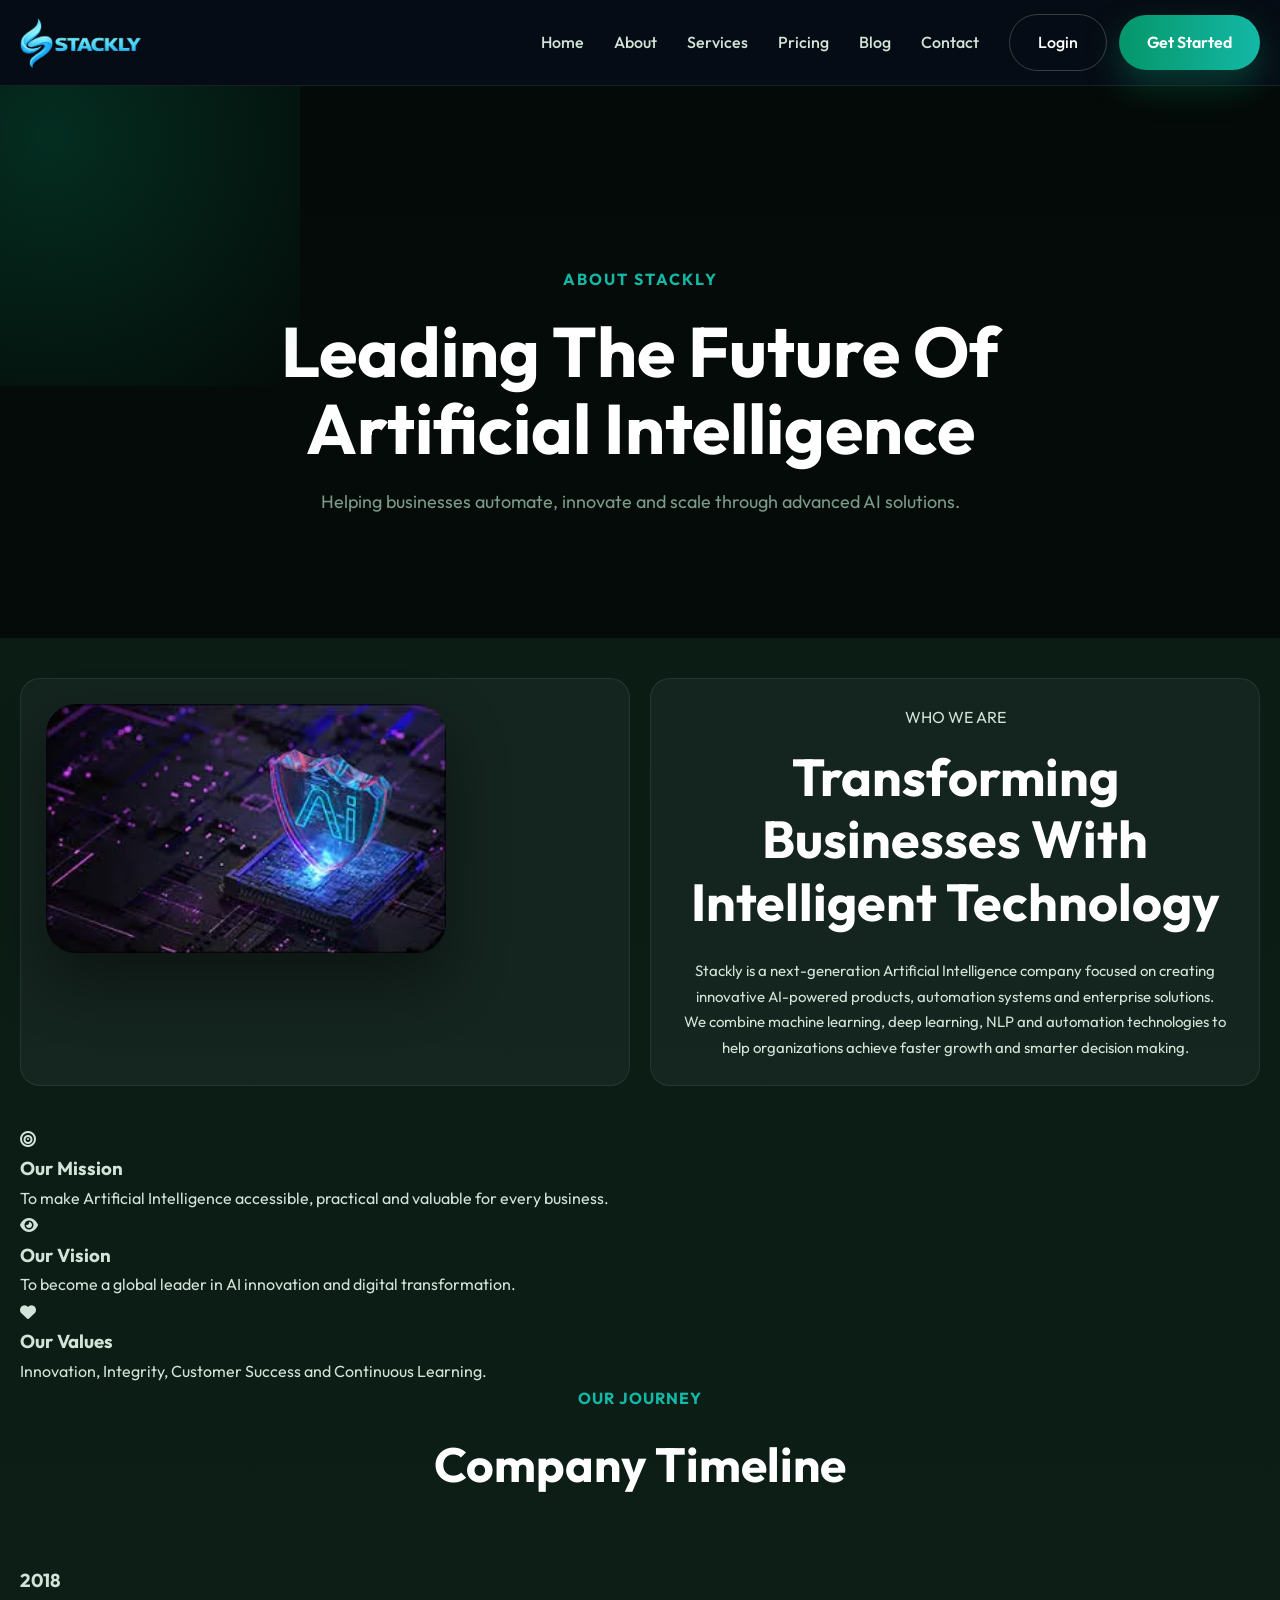
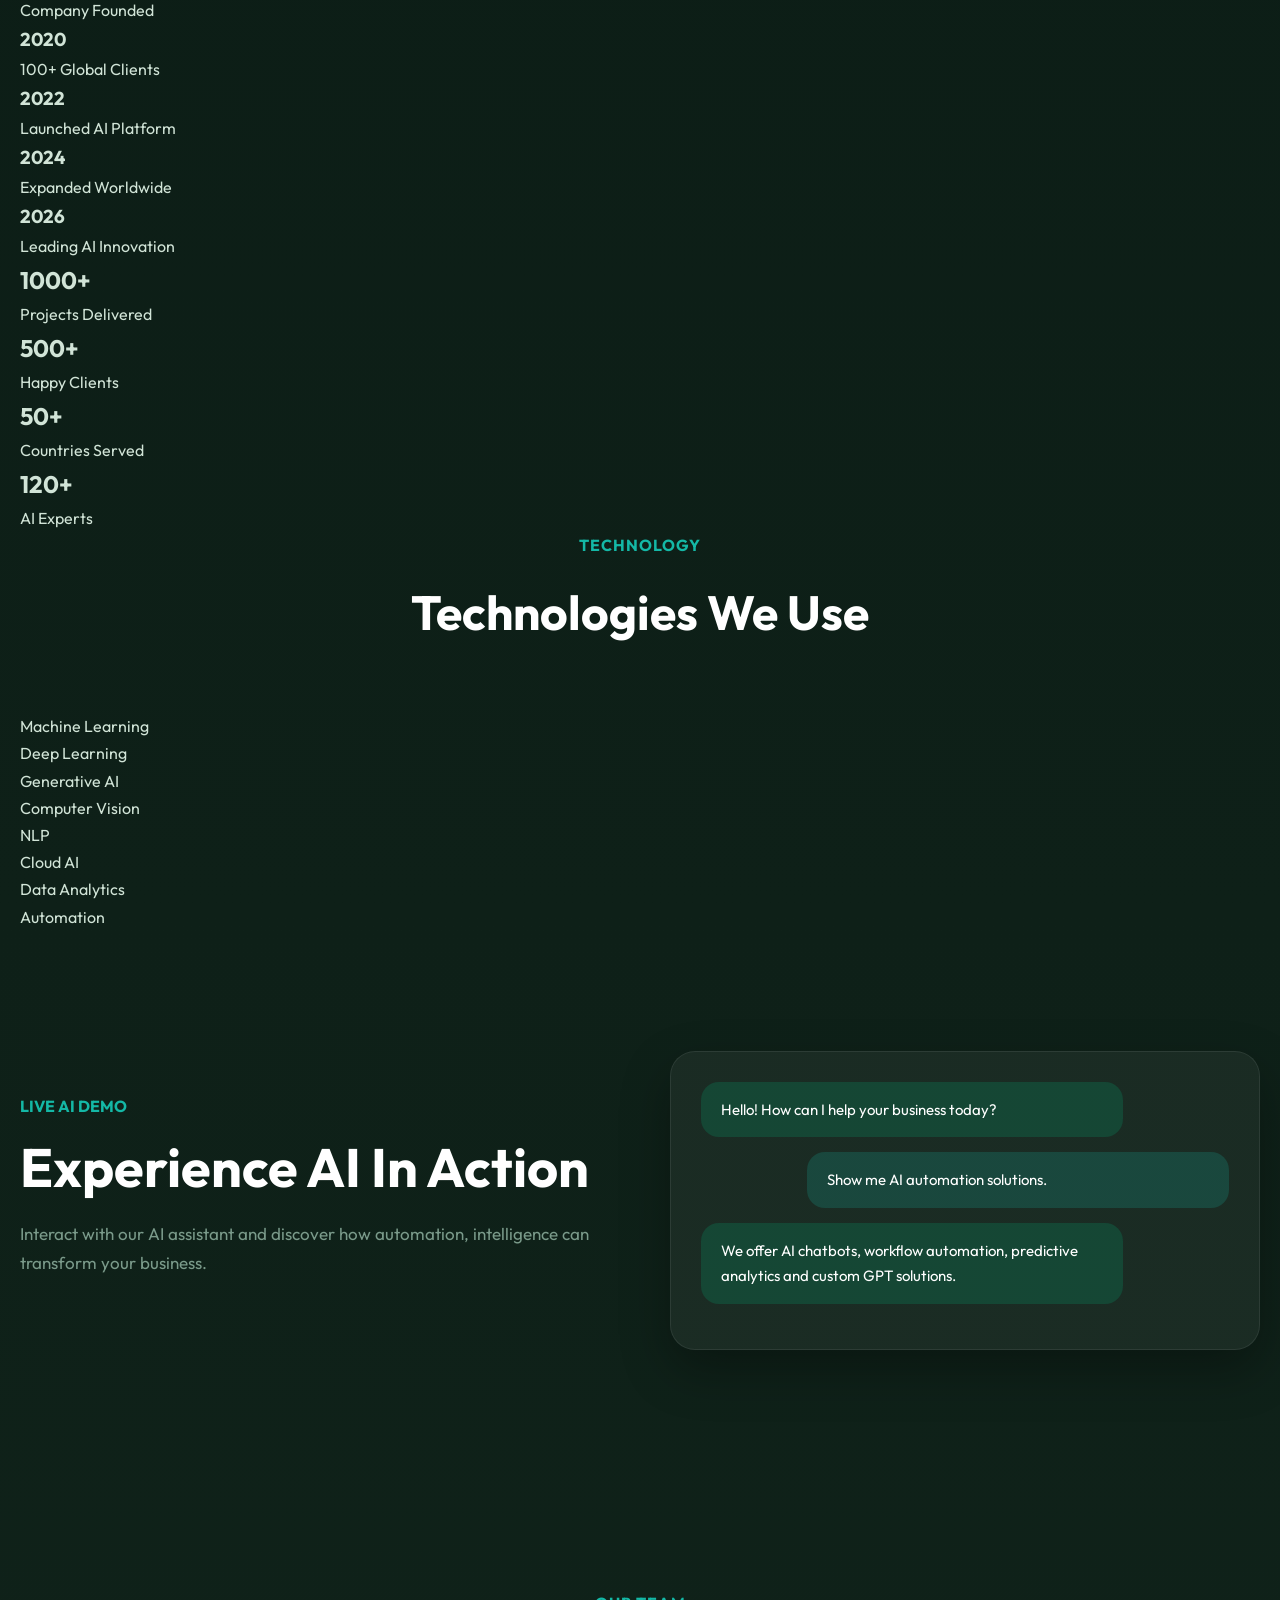
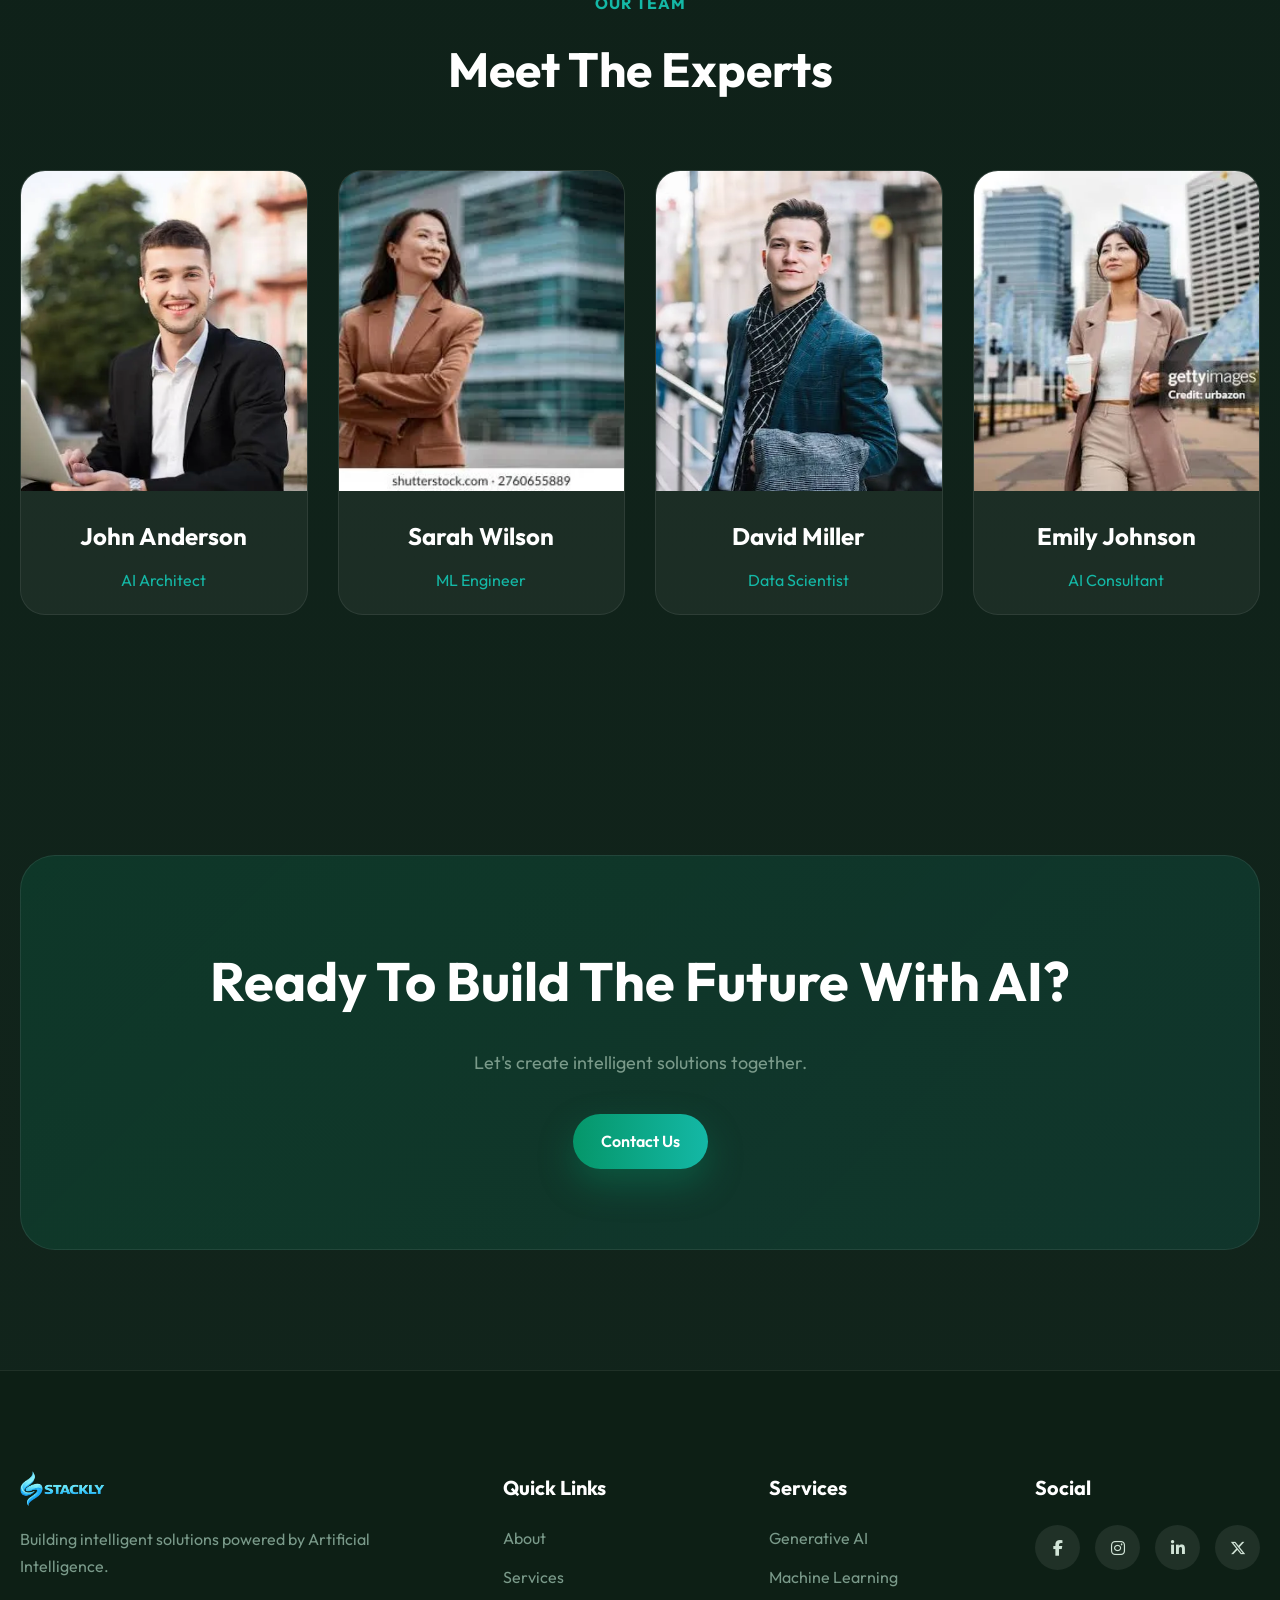
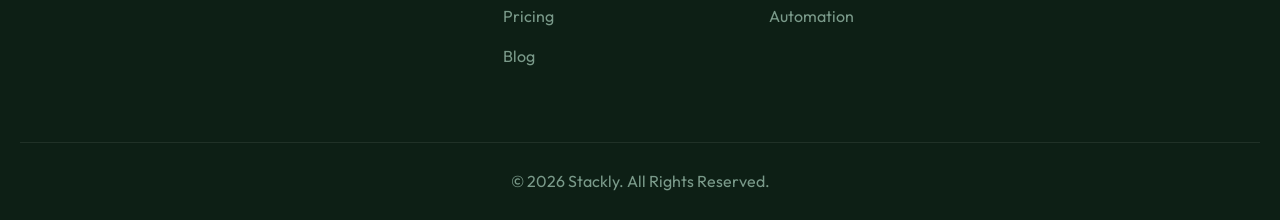
<file: about.html>
<!DOCTYPE html>
<html lang="en">

<head>

<meta charset="UTF-8">
<meta name="viewport" content="width=device-width, initial-scale=1.0">

<title>About Us | Stackly</title>

<link rel="preconnect" href="https://fonts.googleapis.com">

<link href="https://fonts.googleapis.com/css2?family=Outfit:wght@300;400;500;600;700;800&display=swap" rel="stylesheet">

<link rel="stylesheet"
href="https://cdnjs.cloudflare.com/ajax/libs/font-awesome/6.6.0/css/all.min.css">

<link rel="stylesheet" href="assets/css/style.css">
<link rel="stylesheet" href="assets/css/responsive.css">
<link rel="stylesheet" href="assets/css/animations.css">

</head>

<body>

<!-- ==========================
HEADER
========================== -->

<header>

<div class="container">

<div class="logo">
<a href="index.html">
<img src="logo.webp" alt="Stackly">
</a>
</div>

<nav>

<ul>

<li><a href="index.html">Home</a></li>
<li><a href="about.html" class="active">About</a></li>
<li><a href="services.html">Services</a></li>
<li><a href="pricing.html">Pricing</a></li>
<li><a href="blog.html">Blog</a></li>
<li><a href="contact.html">Contact</a></li>

</ul>

<div class="header-btns">

<a href="login.html" class="btn-outline">
Login
</a>

<a href="signup.html" class="btn-primary">
Get Started
</a>

</div>

</nav>

</div>

</header>

<!-- ==========================
PAGE HERO
========================== -->

<section class="page-hero">

<video autoplay muted loop playsinline preload="auto">

<source src="about-hero.mp4"
type="video/mp4">

</video>

<div class="container">

<span>ABOUT Stackly</span>

<h1>
Leading The Future Of
Artificial Intelligence
</h1>

<p>
Helping businesses automate,
innovate and scale through
advanced AI solutions.
</p>

</div>

</section>

<!-- ==========================
ABOUT COMPANY
========================== -->

<section class="about-company">

<div class="container">

<div class="about-grid">

<div class="about-image">

<img src="image/company.webp"
alt="AI Company">

</div>

<div class="about-content">

<span>WHO WE ARE</span>

<h2>
Transforming Businesses
With Intelligent Technology
</h2>

<p>

Stackly is a next-generation
Artificial Intelligence company
focused on creating innovative
AI-powered products, automation
systems and enterprise solutions.

</p>

<p>

We combine machine learning,
deep learning, NLP and automation
technologies to help organizations
achieve faster growth and smarter
decision making.

</p>

</div>

</div>

</div>

</section>

<!-- ==========================
MISSION VISION
========================== -->

<section class="mission-vision">

<div class="container">

<div class="mv-grid">

<div class="mv-card">

<i class="fas fa-bullseye"></i>

<h3>Our Mission</h3>

<p>

To make Artificial Intelligence
accessible, practical and
valuable for every business.

</p>

</div>

<div class="mv-card">

<i class="fas fa-eye"></i>

<h3>Our Vision</h3>

<p>

To become a global leader
in AI innovation and digital
transformation.

</p>

</div>

<div class="mv-card">

<i class="fas fa-heart"></i>

<h3>Our Values</h3>

<p>

Innovation, Integrity,
Customer Success and
Continuous Learning.

</p>

</div>

</div>

</div>

</section>

<!-- ==========================
TIMELINE
========================== -->

<section class="timeline">

<div class="container">

<div class="section-title">

<span>OUR JOURNEY</span>

<h2>Company Timeline</h2>

</div>

<div class="timeline-wrapper">

<div class="timeline-item">

<h3>2018</h3>

<p>
Company Founded
</p>

</div>

<div class="timeline-item">

<h3>2020</h3>

<p>
100+ Global Clients
</p>

</div>

<div class="timeline-item">

<h3>2022</h3>

<p>
Launched AI Platform
</p>

</div>

<div class="timeline-item">

<h3>2024</h3>

<p>
Expanded Worldwide
</p>

</div>

<div class="timeline-item">

<h3>2026</h3>

<p>
Leading AI Innovation
</p>

</div>

</div>

</div>

</section>

<!-- ==========================
STATS
========================== -->

<section class="stats">

<div class="container">

<div class="stats-grid">

<div class="stat-box">

<h2>1000+</h2>

<p>Projects Delivered</p>

</div>

<div class="stat-box">

<h2>500+</h2>

<p>Happy Clients</p>

</div>

<div class="stat-box">

<h2>50+</h2>

<p>Countries Served</p>

</div>

<div class="stat-box">

<h2>120+</h2>

<p>AI Experts</p>

</div>

</div>

</div>

</section>

<!-- ==========================
TECHNOLOGY
========================== -->

<section class="technology">

<div class="container">

<div class="section-title">

<span>TECHNOLOGY</span>

<h2>Technologies We Use</h2>

</div>

<div class="tech-grid">

<div class="tech-card">
Machine Learning
</div>

<div class="tech-card">
Deep Learning
</div>

<div class="tech-card">
Generative AI
</div>

<div class="tech-card">
Computer Vision
</div>

<div class="tech-card">
NLP
</div>

<div class="tech-card">
Cloud AI
</div>

<div class="tech-card">
Data Analytics
</div>

<div class="tech-card">
Automation
</div>

</div>

</div>

</section>

<!-- ==========================
AI DEMO
========================== -->

<section class="ai-demo">

    <div class="container">

        <div class="demo-content">

            <div class="demo-left">

                <span>LIVE AI DEMO</span>

                <h2>Experience AI In Action</h2>

                <p>
                    Interact with our AI assistant and discover how automation,
                    intelligence can transform your business.
                </p>

            </div>

            <div class="demo-right">

                <div class="chat-preview">

                    <div class="chat-message ai">
                        Hello! How can I help your business today?
                    </div>

                    <div class="chat-message user">
                        Show me AI automation solutions.
                    </div>

                    <div class="chat-message ai">
                        We offer AI chatbots, workflow automation,
                        predictive analytics and custom GPT solutions.
                    </div>

                </div>

            </div>

        </div>

    </div>

</section>

<!-- ==========================
TEAM
========================== -->

<section class="team">

<div class="container">

<div class="section-title">

<span>OUR TEAM</span>

<h2>Meet The Experts</h2>

</div>

<div class="team-grid">

<div class="team-card">

<img src="image/pic1.webp" alt="">

<h3>John Anderson</h3>

<p>AI Architect</p>

</div>

<div class="team-card">

<img src="image/pic5.webp" alt="">

<h3>Sarah Wilson</h3>

<p>ML Engineer</p>

</div>

<div class="team-card">

<img src="image/pic2.webp" alt="">

<h3>David Miller</h3>

<p>Data Scientist</p>

</div>

<div class="team-card">

<img src="image/pic6.webp" alt="">

<h3>Emily Johnson</h3>

<p>AI Consultant</p>

</div>

</div>

</div>

</section>

<!-- ==========================
CALL TO ACTION
========================== -->

<section class="cta">

<div class="container">

<div class="cta-box">

<h2>

Ready To Build The Future
With AI?

</h2>

<p>

Let's create intelligent
solutions together.

</p>

<a href="contact.html"
class="btn-primary">

Contact Us

</a>

</div>

</div>

</section>

<!-- ==========================
FOOTER
========================== -->

<footer>

<div class="container">

<div class="footer-grid">

<div>

<div class="footer-logo">

<a href="index.html">
<img src="logo.webp" alt="Stackly">
</a>

</div>

<p>

Building intelligent
solutions powered by
Artificial Intelligence.

</p>

</div>

<div>

<h4>Quick Links</h4>

<ul>

<li><a href="about.html">About</a></li>
<li><a href="services.html">Services</a></li>
<li><a href="pricing.html">Pricing</a></li>
<li><a href="blog.html">Blog</a></li>

</ul>

</div>

<div>

<h4>Services</h4>

<ul>

<li><a href="#">Generative AI</a></li>
<li><a href="#">Machine Learning</a></li>
<li><a href="#">Automation</a></li>

</ul>

</div>

<div>

<h4>Social</h4>

<div class="social-links">

<a href="404.html">
<i class="fab fa-facebook-f"></i>
</a>

<a href="404.html">
<i class="fab fa-instagram"></i>
</a>

<a href="404.html">
<i class="fab fa-linkedin-in"></i>
</a>

<a href="404.html">
<i class="fab fa-x-twitter"></i>
</a>

</div>

</div>

</div>

<div class="footer-bottom">

<p>

© 2026 Stackly.
All Rights Reserved.

</p>

</div>

</div>

</footer>

<script src="assets/js/main.js"></script>

</body>
</html>
</file>
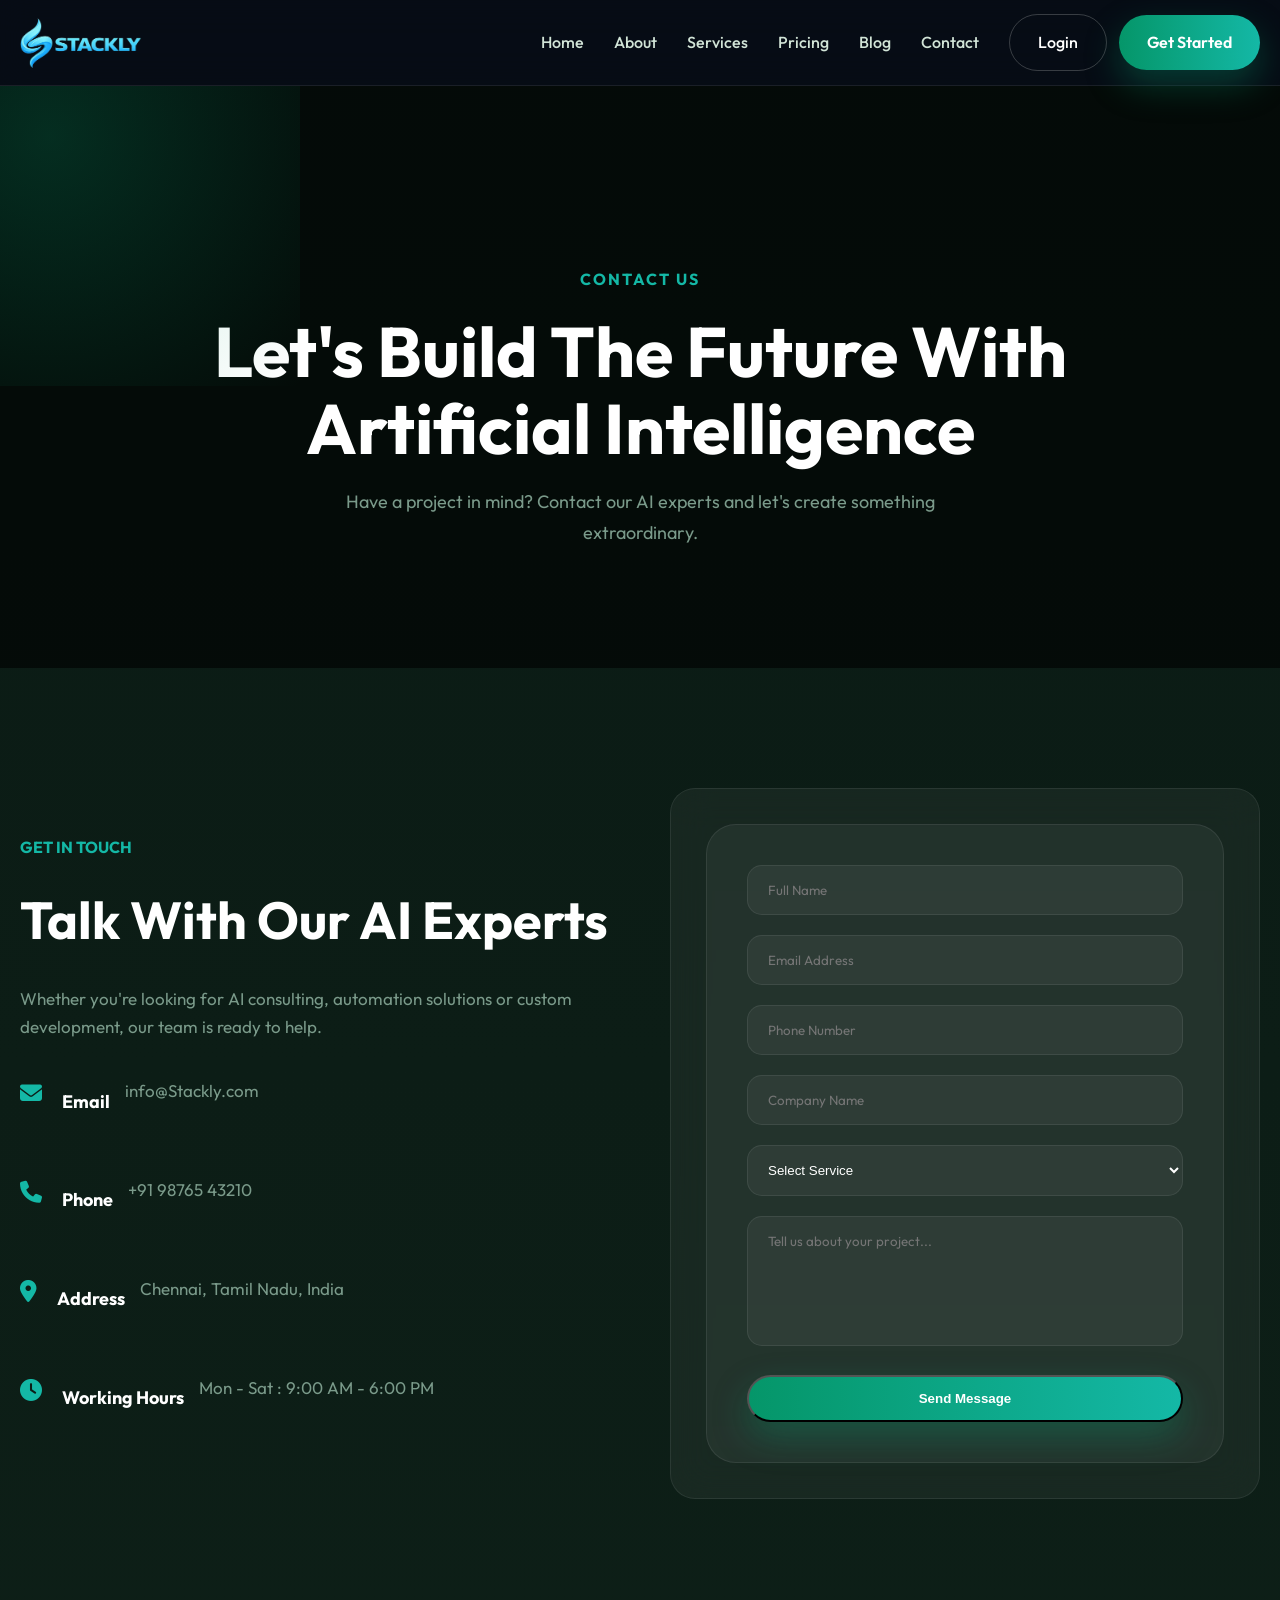
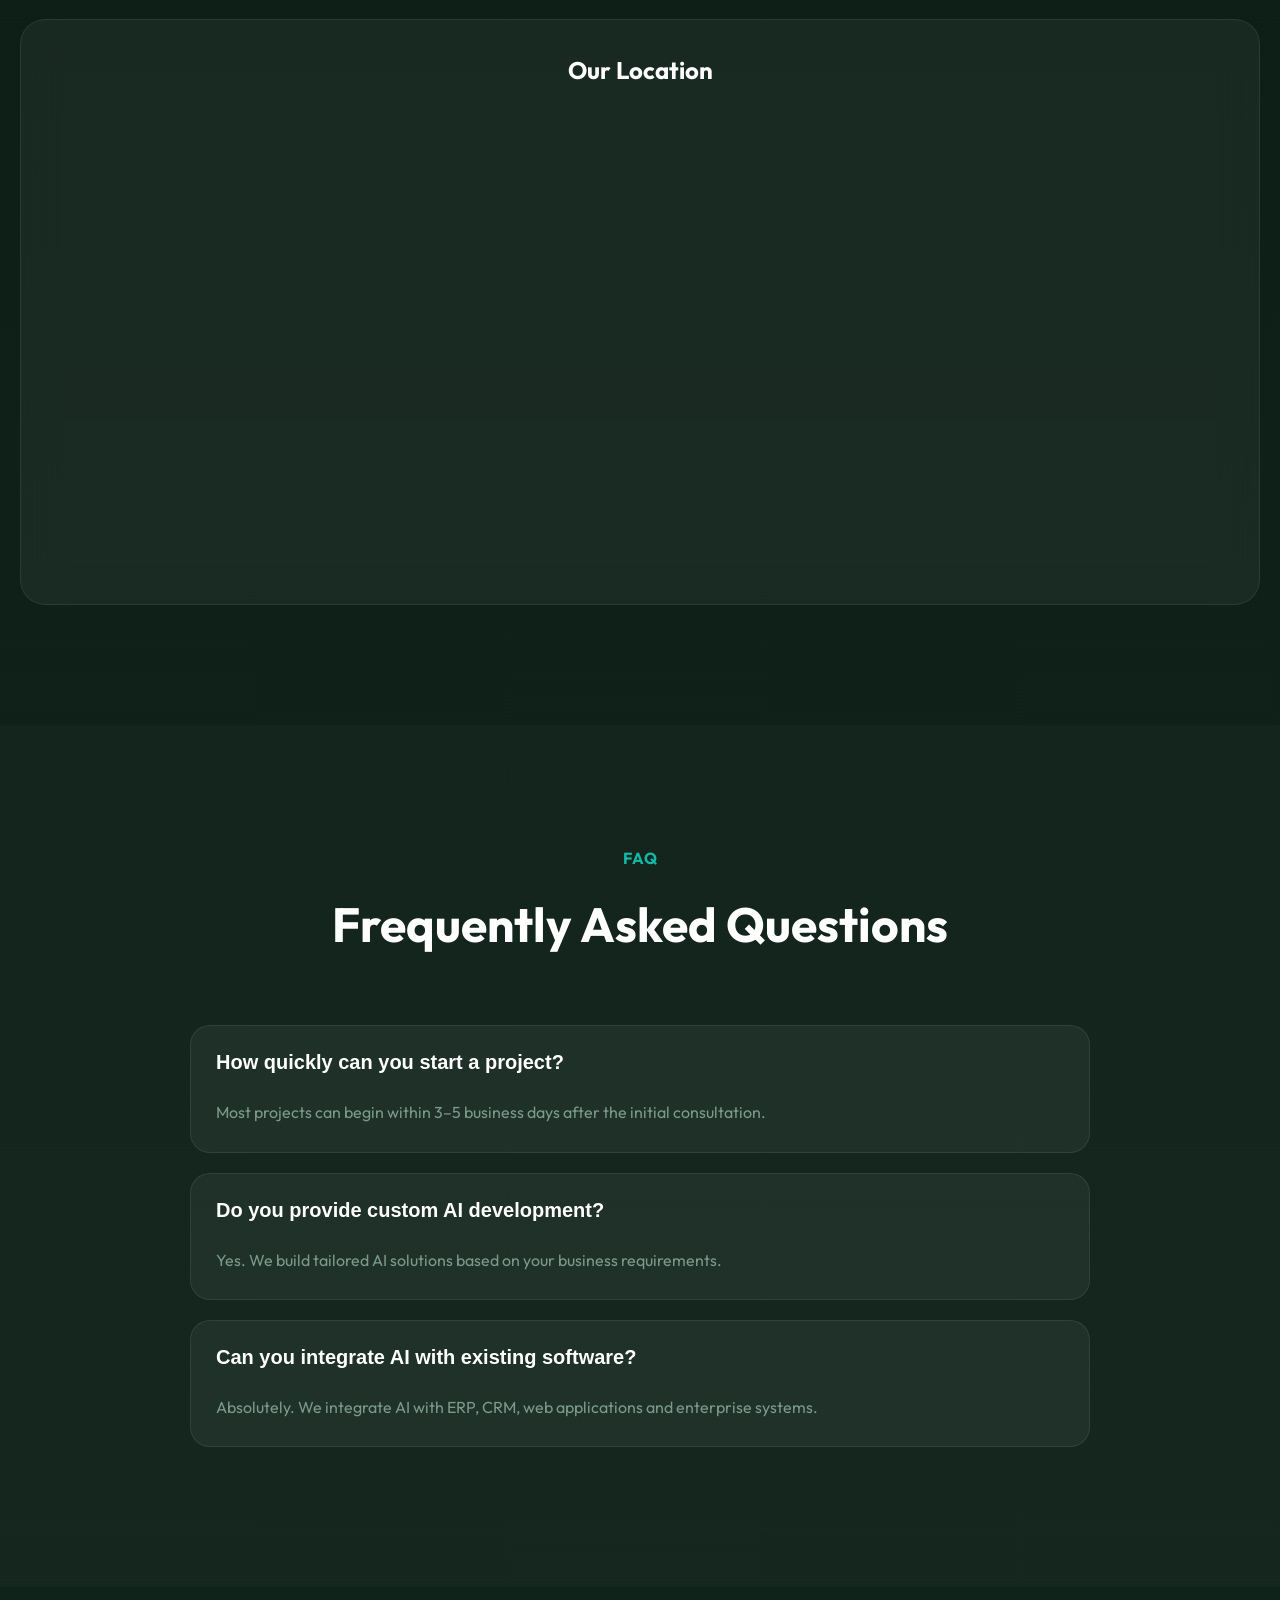
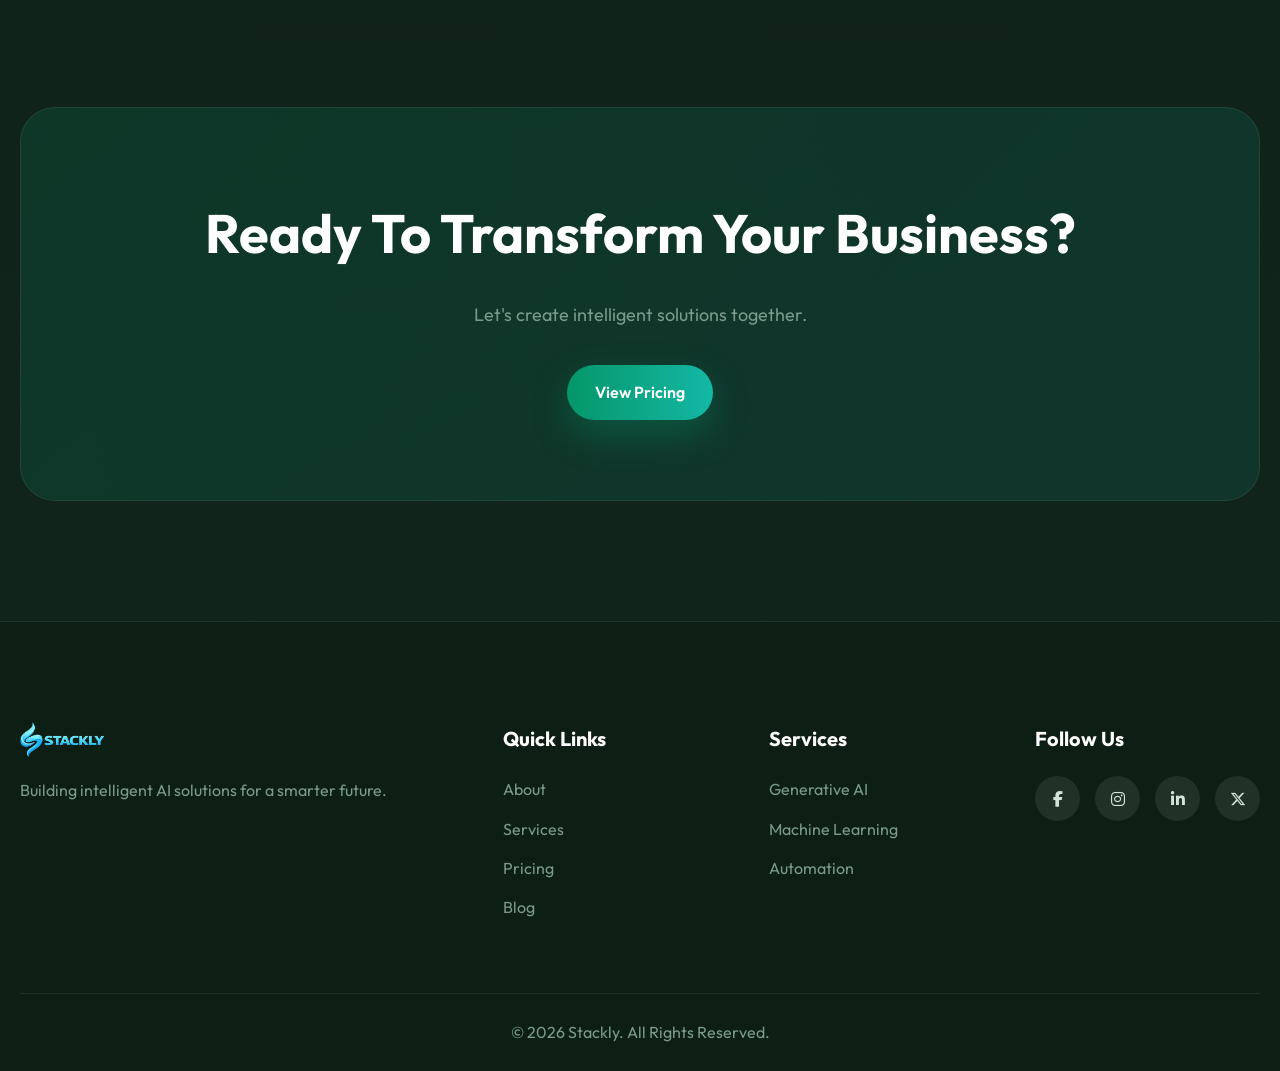
<file: contact.html>
<!DOCTYPE html>
<html lang="en">

<head>

<meta charset="UTF-8">
<meta name="viewport" content="width=device-width, initial-scale=1.0">

<title>Contact Us | Stackly</title>

<link rel="preconnect" href="https://fonts.googleapis.com">

<link href="https://fonts.googleapis.com/css2?family=Outfit:wght@300;400;500;600;700;800&display=swap" rel="stylesheet">

<link rel="stylesheet"
href="https://cdnjs.cloudflare.com/ajax/libs/font-awesome/6.6.0/css/all.min.css">

<link rel="stylesheet" href="assets/css/style.css">

</head>

<body>

<!-- HEADER -->

<header>

<div class="container">

<div class="logo">
<a href="index.html">
<img src="logo.webp" alt="Stackly">
</a>
</div>

<nav>

<ul>

<li><a href="index.html">Home</a></li>
<li><a href="about.html">About</a></li>
<li><a href="services.html">Services</a></li>
<li><a href="pricing.html">Pricing</a></li>
<li><a href="blog.html">Blog</a></li>
<li><a href="contact.html" class="active">Contact</a></li>

</ul>

<div class="header-btns">

<a href="login.html" class="btn-outline">
Login
</a>

<a href="signup.html" class="btn-primary">
Get Started
</a>

</div>

</nav>

<div class="mobile-toggle">
<i class="fas fa-bars"></i>
</div>

</div>

</header>

<!-- HERO -->

<section class="page-hero">

<video autoplay muted loop playsinline preload="auto">

<source src="contact.mp4"
type="video/mp4">

</video>

<div class="container">

<span>CONTACT US</span>

<h1>
Let's Build The Future
With Artificial Intelligence
</h1>

<p>
Have a project in mind? Contact our AI experts
and let's create something extraordinary.
</p>

</div>

</section>

<!-- CONTACT SECTION -->

<section class="contact-page">

<div class="container">

<div class="contact-wrapper">

<!-- CONTACT INFO -->

<div class="contact-info">

<span>GET IN TOUCH</span>

<h2>
Talk With Our AI Experts
</h2>

<p>
Whether you're looking for AI consulting,
automation solutions or custom development,
our team is ready to help.
</p>

<div class="contact-details">

<div>

<i class="fas fa-envelope"></i>

<div>

<h4>Email</h4>

<p>info@Stackly.com</p>

</div>

</div>

<div>

<i class="fas fa-phone"></i>

<div>

<h4>Phone</h4>

<p>+91 98765 43210</p>

</div>

</div>

<div>

<i class="fas fa-location-dot"></i>

<div>

<h4>Address</h4>

<p>Chennai, Tamil Nadu, India</p>

</div>

</div>

<div>

<i class="fas fa-clock"></i>

<div>

<h4>Working Hours</h4>

<p>Mon - Sat : 9:00 AM - 6:00 PM</p>

</div>

</div>

</div>

</div>

<!-- CONTACT FORM -->

<div class="contact-form-box glass">

<form class="contact-form">

<input
type="text"
placeholder="Full Name"
required>

<input
type="email"
placeholder="Email Address"
required>

<input
type="tel"
placeholder="Phone Number">

<input
type="text"
placeholder="Company Name">

<select
style="width:100%;padding:16px;border-radius:15px;background:rgba(255,255,255,.05);border:1px solid rgba(255,255,255,.08);color:#fff;margin-bottom:20px;">

<option>Select Service</option>
<option>Generative AI</option>
<option>Machine Learning</option>
<option>Automation</option>
<option>Data Analytics</option>
<option>Computer Vision</option>

</select>

<textarea
rows="6"
placeholder="Tell us about your project..."
required></textarea>

<a href="404.html" style="display:block;">
<button
type="button"
class="btn-primary"
style="width:100%;">

Send Message

</button>
</a>

</form>

</div>

</div>

</div>

</section>

<!-- MAP -->

<section class="map-section">

<div class="container">

<div class="glass map-box">

<h2 style="text-align:center;margin-bottom:25px;color:#fff;">

Our Location

</h2>

<iframe
src="https://maps.google.com/maps?q=Chennai&t=&z=13&ie=UTF8&iwloc=&output=embed"
width="100%"
height="450"
style="border:0;border-radius:20px;"
loading="lazy">
</iframe>

</div>

</div>

</section>

<!-- FAQ -->

<section class="faq">

<div class="container">

<div class="section-title">

<span>FAQ</span>

<h2>Frequently Asked Questions</h2>

</div>

<div class="faq-container">

<div class="faq-item">

<button class="faq-question">

How quickly can you start a project?

</button>

<div class="faq-answer">

<p>
Most projects can begin within 3–5 business days
after the initial consultation.
</p>

</div>

</div>

<div class="faq-item">

<button class="faq-question">

Do you provide custom AI development?

</button>

<div class="faq-answer">

<p>
Yes. We build tailored AI solutions based on
your business requirements.
</p>

</div>

</div>

<div class="faq-item">

<button class="faq-question">

Can you integrate AI with existing software?

</button>

<div class="faq-answer">

<p>
Absolutely. We integrate AI with ERP, CRM,
web applications and enterprise systems.
</p>

</div>

</div>

</div>

</div>

</section>

<!-- CTA -->

<section class="cta">

<div class="container">

<div class="cta-box">

<h2>
Ready To Transform Your Business?
</h2>

<p>
Let's create intelligent solutions together.
</p>

<a href="pricing.html"
class="btn-primary">

View Pricing

</a>

</div>

</div>

</section>

<!-- FOOTER -->

<footer>

<div class="container">

<div class="footer-grid">

<div>
<div class="footer-logo">

<a href="index.html">
<img src="logo.webp" alt="Stackly">
</a>

</div>
<p>
Building intelligent AI solutions
for a smarter future.
</p>

</div>

<div>

<h4>Quick Links</h4>

<ul>

<li><a href="about.html">About</a></li>
<li><a href="services.html">Services</a></li>
<li><a href="pricing.html">Pricing</a></li>
<li><a href="blog.html">Blog</a></li>

</ul>

</div>

<div>

<h4>Services</h4>

<ul>

<li><a href="#">Generative AI</a></li>
<li><a href="#">Machine Learning</a></li>
<li><a href="#">Automation</a></li>

</ul>

</div>

<div>

<h4>Follow Us</h4>

<div class="social-links">

<a href="404.html"><i class="fab fa-facebook-f"></i></a>
<a href="404.html"><i class="fab fa-instagram"></i></a>
<a href="404.html"><i class="fab fa-linkedin-in"></i></a>
<a href="404.html"><i class="fab fa-x-twitter"></i></a>

</div>

</div>

</div>

<div class="footer-bottom">

<p>
© 2026 Stackly. All Rights Reserved.
</p>

</div>

</div>

</footer>

<script src="assets/js/main.js"></script>

</body>
</html>
</file>
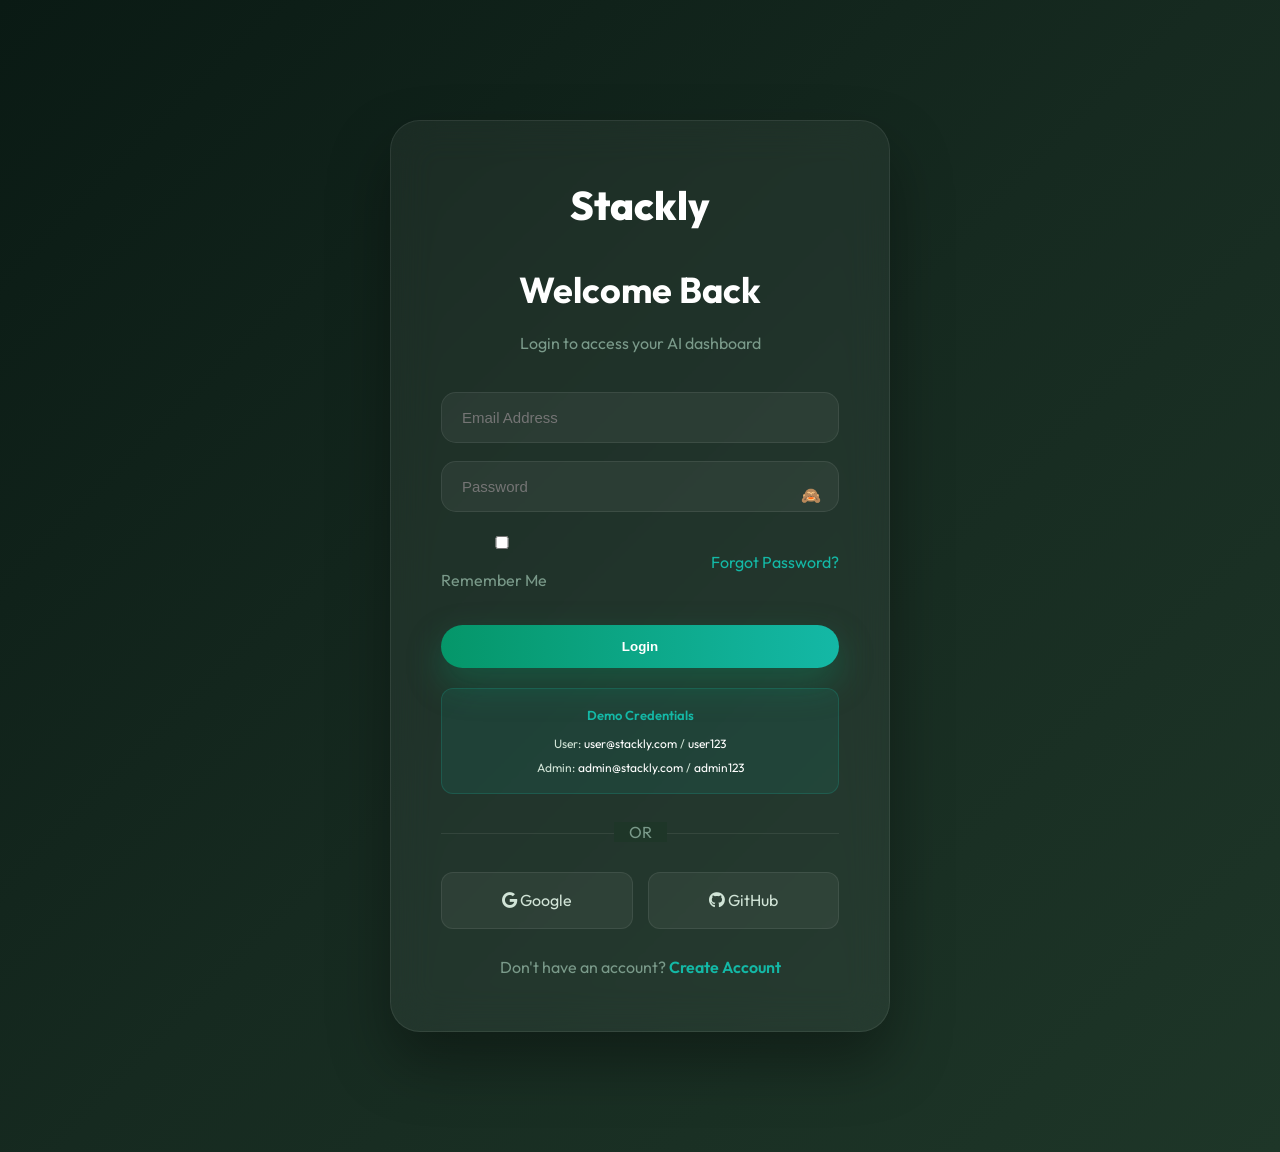
<file: login.html>
<!DOCTYPE html>
<html lang="en">

<head>

<meta charset="UTF-8">
<meta name="viewport" content="width=device-width, initial-scale=1.0">

<title>Login | Stackly</title>

<link rel="preconnect" href="https://fonts.googleapis.com">

<link href="https://fonts.googleapis.com/css2?family=Outfit:wght@300;400;500;600;700;800&display=swap" rel="stylesheet">

<link rel="stylesheet"
href="https://cdnjs.cloudflare.com/ajax/libs/font-awesome/6.6.0/css/all.min.css">

<link rel="stylesheet" href="assets/css/style.css">

</head>

<body>

<section class="auth-section">

<div class="auth-container">

<div class="auth-logo">
<a href="index.html">Stackly</a>
</div>

<h1 class="auth-title">
Welcome Back
</h1>

<p class="auth-subtitle">
Login to access your AI dashboard
</p>

<form class="auth-form" id="loginForm">

<input
type="email"
placeholder="Email Address"
required>

<div class="password-box">

<input
type="password"
id="password"
placeholder="Password"
required>

<span
class="password-toggle"
id="togglePassword">

🙈

</span>

</div>

<div style="display:flex;justify-content:space-between;align-items:center;margin-bottom:20px;">

<label style="color:#7a9a8a;">

<input type="checkbox">

 Remember Me

</label>

<a href="404.html"
style="color:#14b8a6;">

Forgot Password?

</a>

</div>

<button
type="submit"
class="btn-primary auth-btn">

Login

</button>

</form>

<div style="margin:20px 0 15px;padding:15px;background:rgba(20,184,166,.1);border:1px solid rgba(20,184,166,.2);border-radius:12px;text-align:center;">

<p style="color:#14b8a6;font-size:13px;font-weight:600;margin-bottom:8px;">Demo Credentials</p>

<p style="color:#d1e4d7;font-size:12px;margin-bottom:4px;">
User: <span style="color:#fff;">user@stackly.com</span> / <span style="color:#fff;">user123</span>
</p>

<p style="color:#d1e4d7;font-size:12px;">
Admin: <span style="color:#fff;">admin@stackly.com</span> / <span style="color:#fff;">admin123</span>
</p>

</div>

<div class="auth-divider">

<span>OR</span>

</div>

<div class="social-login">

<a href="404.html"
class="social-btn">

<i class="fab fa-google"></i>

 Google

</a>

<a href="404.html"
class="social-btn">

<i class="fab fa-github"></i>

 GitHub

</a>

</div>

<div class="auth-footer">

Don't have an account?

<a href="signup.html">

Create Account

</a>

</div>

</div>

</section>

<script>

const togglePassword =
document.getElementById("togglePassword");

const password =
document.getElementById("password");

togglePassword.addEventListener(
"click",
() => {

if(password.type === "password"){

password.type = "text";
togglePassword.innerHTML = "👁️";

}else{

password.type = "password";
togglePassword.innerHTML = "🙈";

}

}
);

document
.getElementById("loginForm")
.addEventListener(
"submit",
function(e){

e.preventDefault();

const email = this.querySelector(
'input[type="email"]'
).value.trim();

const pass = document
.getElementById("password").value;

if(email === "user@stackly.com" &&
pass === "user123"){
window.location.href =
"user.html";
}
else if(email === "admin@stackly.com" &&
pass === "admin123"){
window.location.href =
"dashboard.html";
}
else{
alert(
"Invalid credentials. Try:\n\nUser: user@stackly.com / user123\nAdmin: admin@stackly.com / admin123"
);
}

}
);

</script>

</body>
</html>
</file>
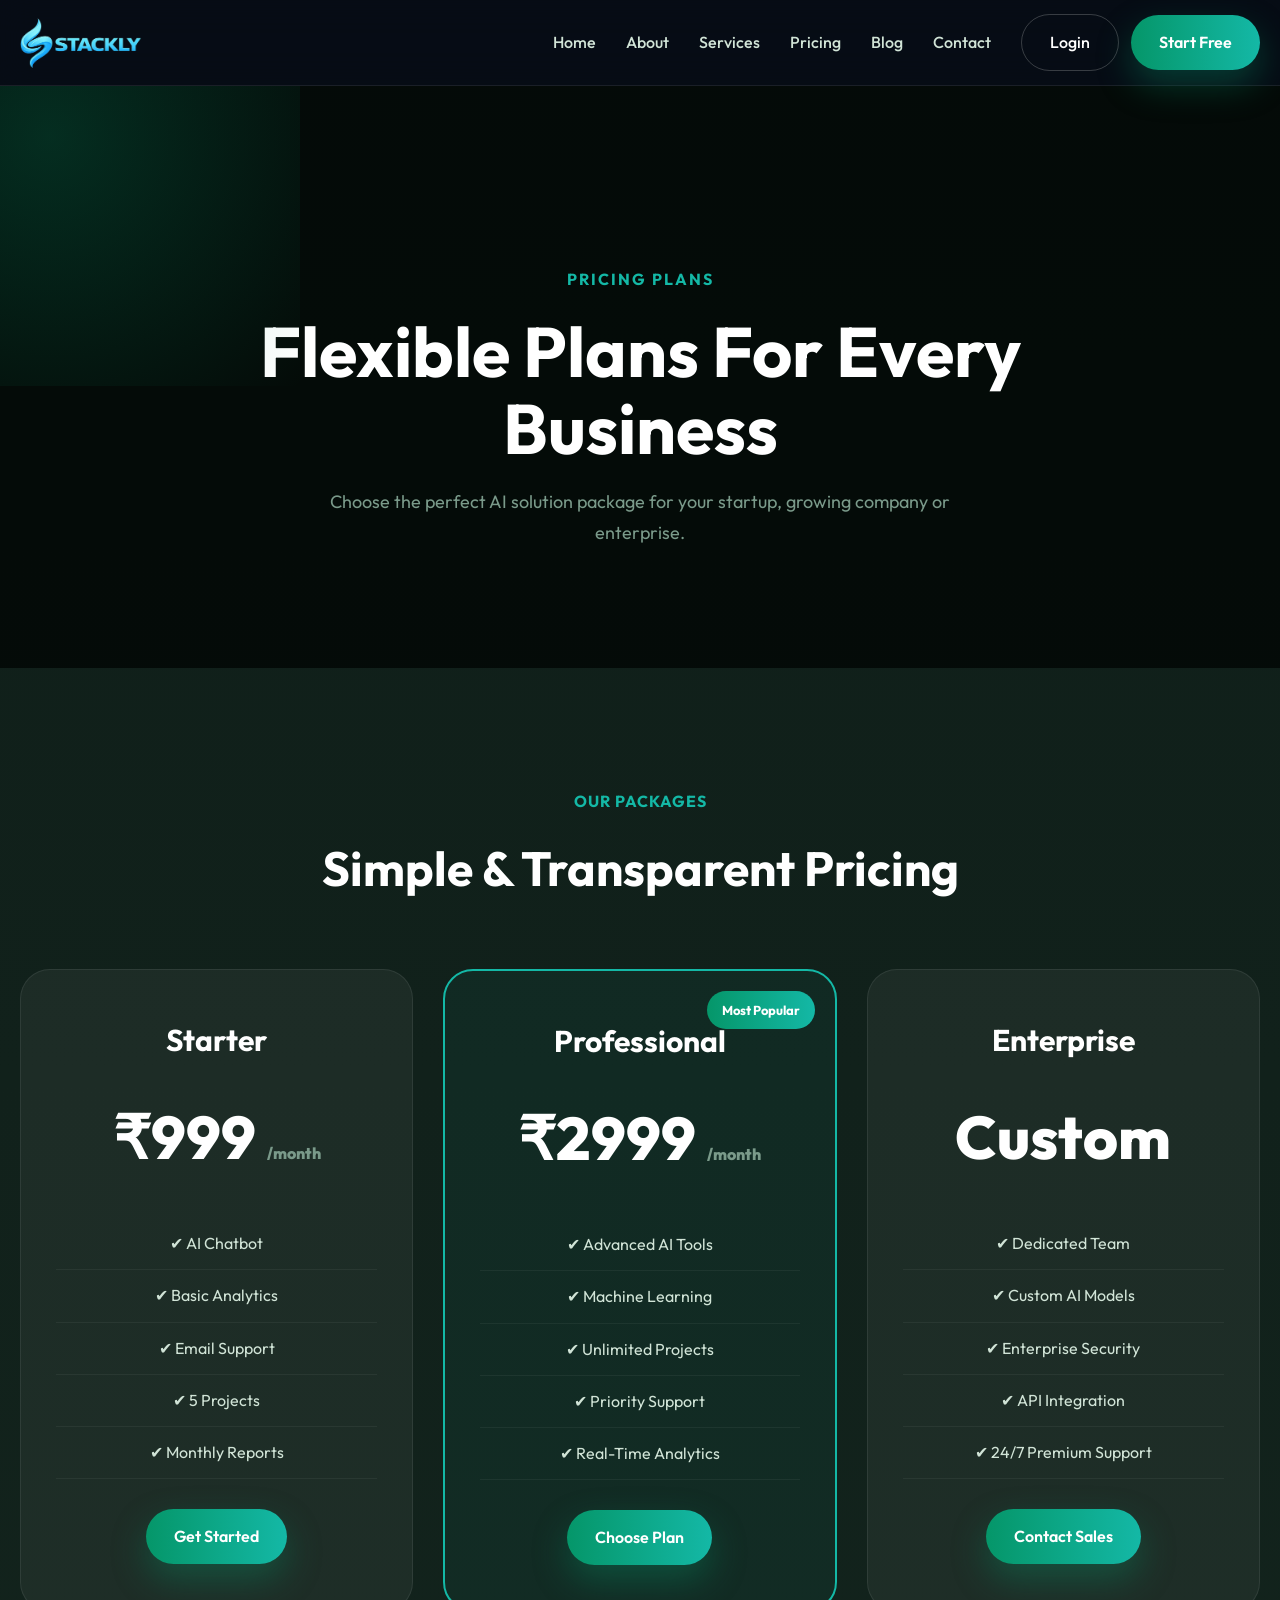
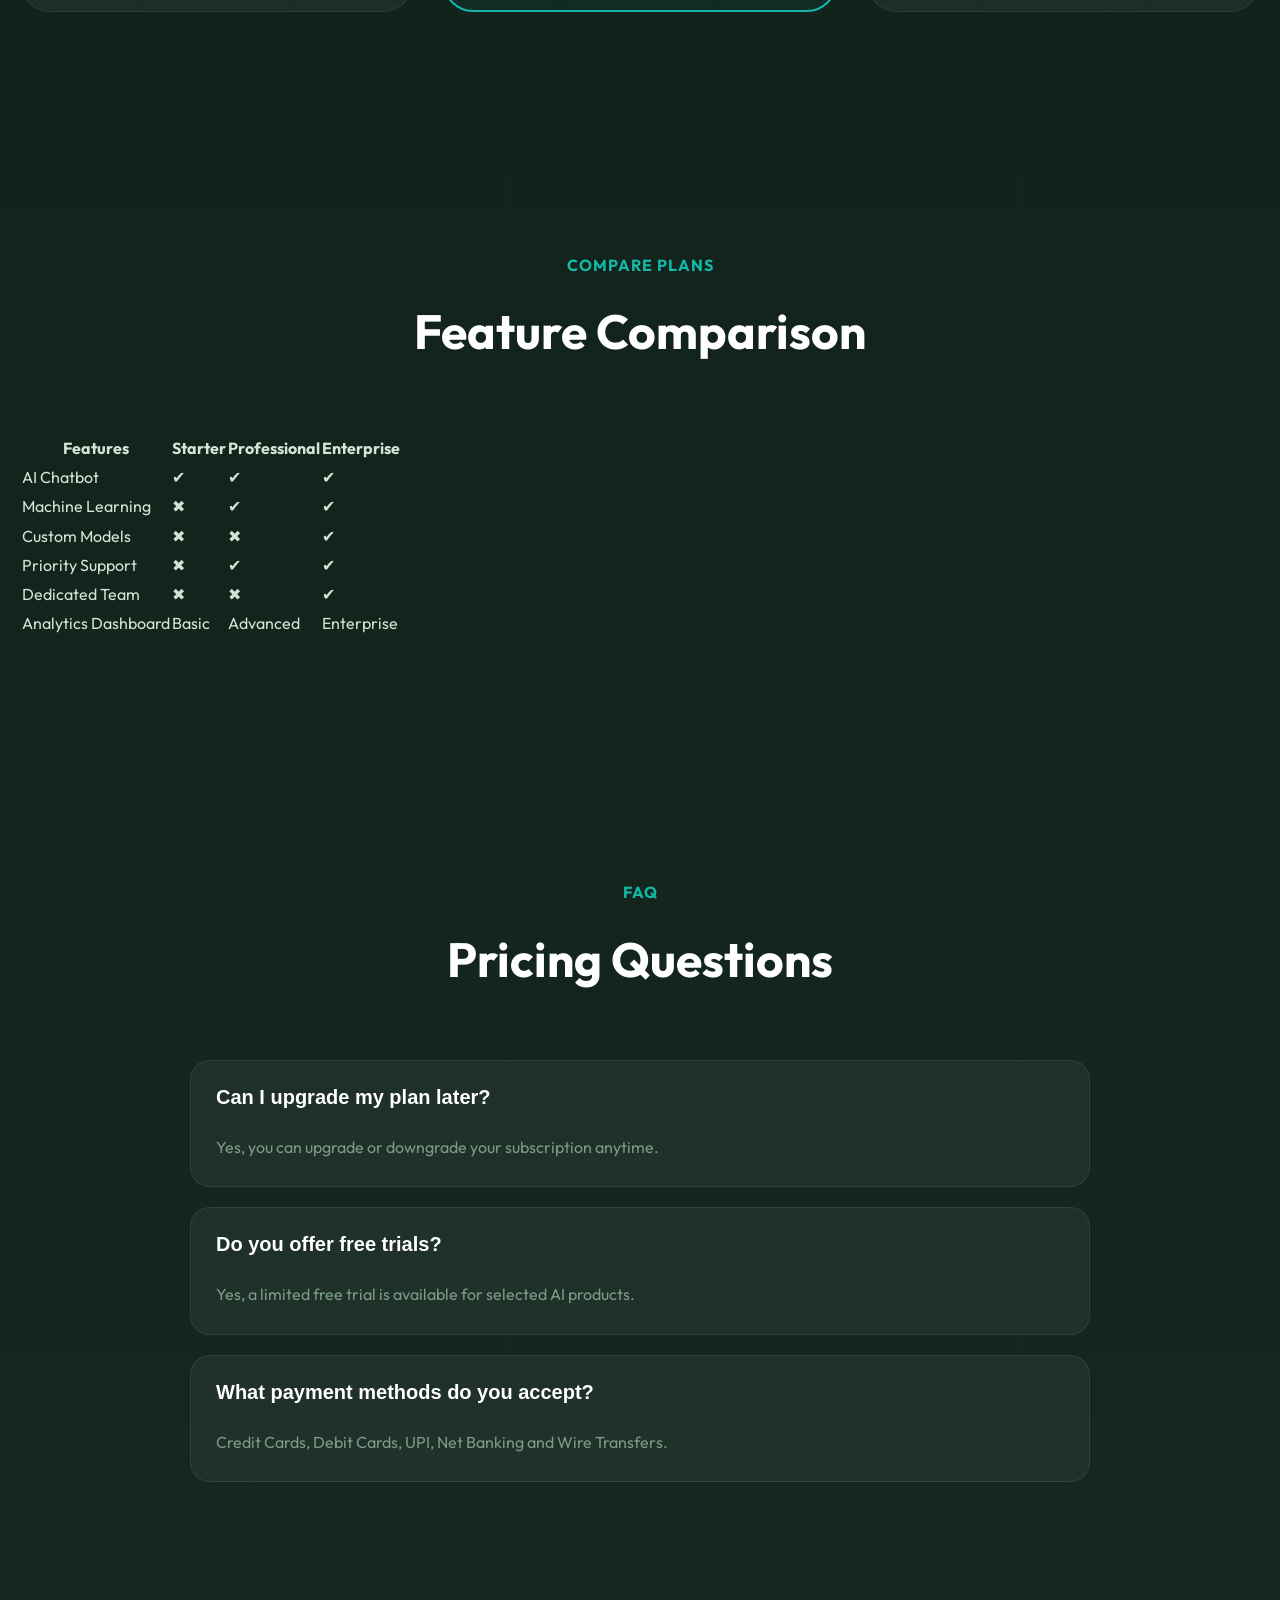
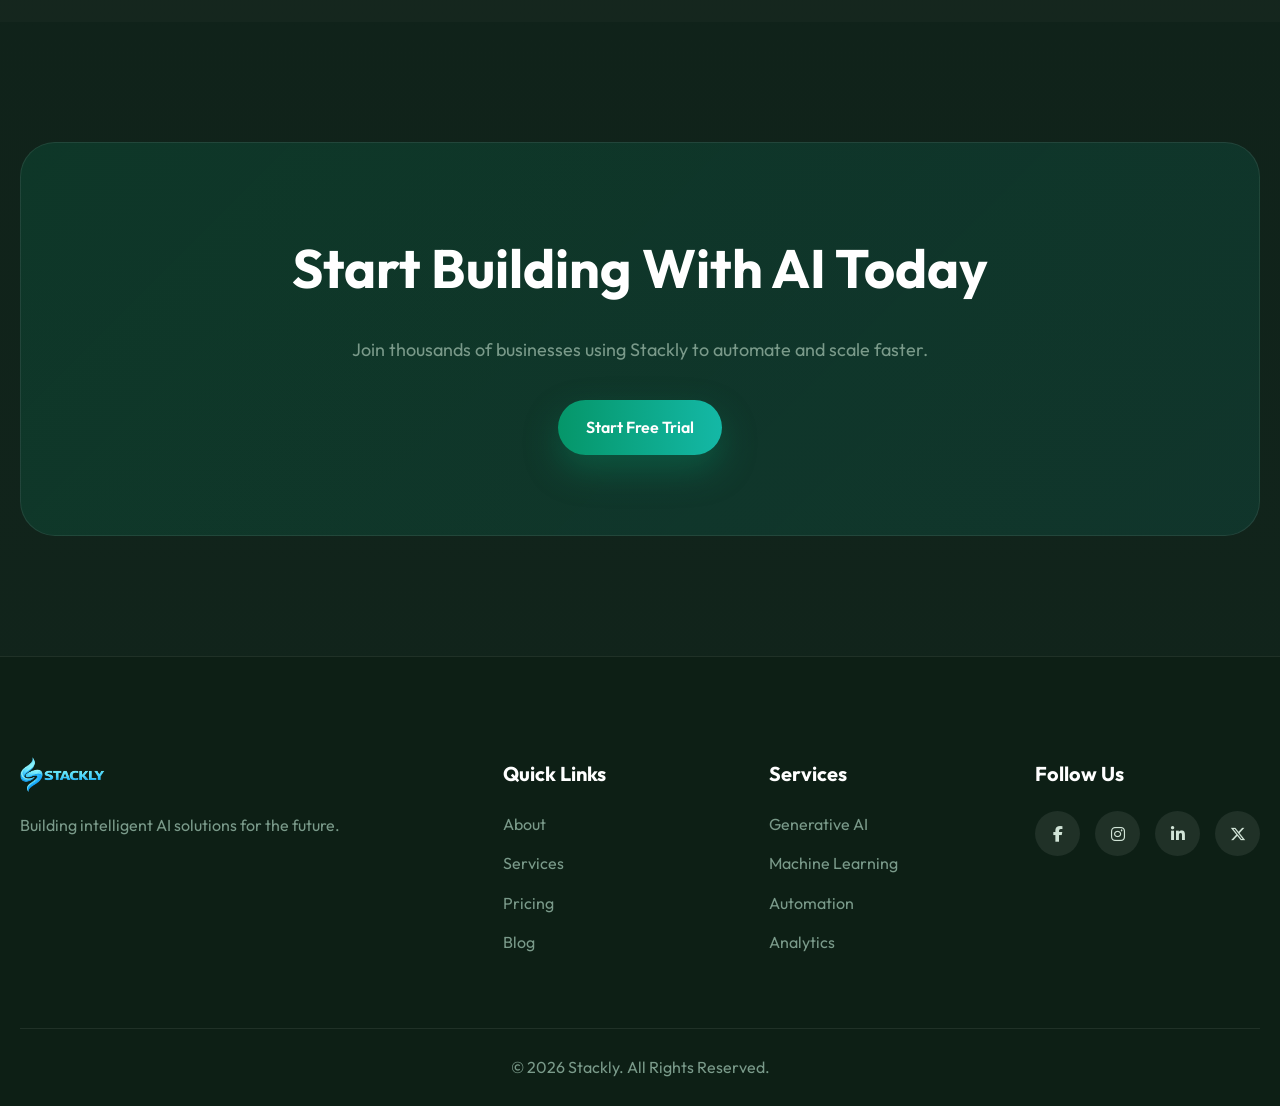
<file: pricing.html>
<!DOCTYPE html>
<html lang="en">

<head>

<meta charset="UTF-8">
<meta name="viewport" content="width=device-width, initial-scale=1.0">

<title>Pricing | Stackly</title>

<link rel="preconnect" href="https://fonts.googleapis.com">

<link href="https://fonts.googleapis.com/css2?family=Outfit:wght@300;400;500;600;700;800&display=swap" rel="stylesheet">

<link rel="stylesheet"
href="https://cdnjs.cloudflare.com/ajax/libs/font-awesome/6.6.0/css/all.min.css">

<link rel="stylesheet" href="assets/css/style.css">
<link rel="stylesheet" href="assets/css/responsive.css">
<link rel="stylesheet" href="assets/css/animations.css">

</head>

<body>

<!-- ==========================
HEADER
========================== -->

<header>

<div class="container">

<div class="logo">
<a href="index.html">
<img src="logo.webp" alt="Stackly">
</a>
</div>

<nav>

<ul>

<li><a href="index.html">Home</a></li>
<li><a href="about.html">About</a></li>
<li><a href="services.html">Services</a></li>
<li><a href="pricing.html" class="active">Pricing</a></li>
<li><a href="blog.html">Blog</a></li>
<li><a href="contact.html">Contact</a></li>

</ul>

<div class="header-btns">

<a href="login.html" class="btn-outline">
Login
</a>

<a href="signup.html" class="btn-primary">
Start Free
</a>

</div>

</nav>

<div class="mobile-toggle">
<i class="fas fa-bars"></i>
</div>

</div>

</header>

<!-- ==========================
PAGE HERO
========================== -->

<section class="page-hero">

<video autoplay muted loop playsinline preload="auto">

<source src="price.mp4"
type="video/mp4">

</video>

<div class="container">

<span>PRICING PLANS</span>

<h1>
Flexible Plans For
Every Business
</h1>

<p>
Choose the perfect AI solution package
for your startup, growing company or enterprise.
</p>

</div>

</section>

<!-- ==========================
PRICING CARDS
========================== -->

<section class="pricing">

<div class="container">

<div class="section-title">

<span>OUR PACKAGES</span>

<h2>Simple & Transparent Pricing</h2>

</div>

<div class="pricing-grid">

<div class="price-card">

<h3>Starter</h3>

<div class="price">

₹999

<span>/month</span>

</div>

<ul>

<li>✔ AI Chatbot</li>
<li>✔ Basic Analytics</li>
<li>✔ Email Support</li>
<li>✔ 5 Projects</li>
<li>✔ Monthly Reports</li>

</ul>

<a href="404.html" class="btn-primary"> Get Started

</a>

</div>

<div class="price-card featured">

<div class="badge">

Most Popular

</div>

<h3>Professional</h3>

<div class="price">

₹2999

<span>/month</span>

</div>

<ul>

<li>✔ Advanced AI Tools</li>
<li>✔ Machine Learning</li>
<li>✔ Unlimited Projects</li>
<li>✔ Priority Support</li>
<li>✔ Real-Time Analytics</li>

</ul>

<a href="404.html" class="btn-primary"> Choose Plan

</a>

</div>

<div class="price-card">

<h3>Enterprise</h3>

<div class="price">

Custom

</div>

<ul>

<li>✔ Dedicated Team</li>
<li>✔ Custom AI Models</li>
<li>✔ Enterprise Security</li>
<li>✔ API Integration</li>
<li>✔ 24/7 Premium Support</li>

</ul>

<a href="404.html" class="btn-primary"> Contact Sales

</a>

</div>

</div>

</div>

</section>

<!-- ==========================
FEATURE COMPARISON
========================== -->

<section class="services">

<div class="container">

<div class="section-title">

<span>COMPARE PLANS</span>

<h2>Feature Comparison</h2>

</div>

<div style="overflow-x:auto;">

<table class="pricing-table">

<thead>

<tr>

<th>Features</th>
<th>Starter</th>
<th>Professional</th>
<th>Enterprise</th>

</tr>

</thead>

<tbody>

<tr>

<td>AI Chatbot</td>
<td>✔</td>
<td>✔</td>
<td>✔</td>

</tr>

<tr>

<td>Machine Learning</td>
<td>✖</td>
<td>✔</td>
<td>✔</td>

</tr>

<tr>

<td>Custom Models</td>
<td>✖</td>
<td>✖</td>
<td>✔</td>

</tr>

<tr>

<td>Priority Support</td>
<td>✖</td>
<td>✔</td>
<td>✔</td>

</tr>

<tr>

<td>Dedicated Team</td>
<td>✖</td>
<td>✖</td>
<td>✔</td>

</tr>

<tr>

<td>Analytics Dashboard</td>
<td>Basic</td>
<td>Advanced</td>
<td>Enterprise</td>

</tr>

</tbody>

</table>

</div>

</div>

</section>

<!-- ==========================
FAQ
========================== -->

<section class="faq">

<div class="container">

<div class="section-title">

<span>FAQ</span>

<h2>Pricing Questions</h2>

</div>

<div class="faq-container">

<div class="faq-item">

<button class="faq-question">

Can I upgrade my plan later?

</button>

<div class="faq-answer">

<p>
Yes, you can upgrade or downgrade
your subscription anytime.
</p>

</div>

</div>

<div class="faq-item">

<button class="faq-question">

Do you offer free trials?

</button>

<div class="faq-answer">

<p>
Yes, a limited free trial is available
for selected AI products.
</p>

</div>

</div>

<div class="faq-item">

<button class="faq-question">

What payment methods do you accept?

</button>

<div class="faq-answer">

<p>
Credit Cards, Debit Cards,
UPI, Net Banking and Wire Transfers.
</p>

</div>

</div>

</div>

</div>

</section>

<!-- ==========================
CTA
========================== -->

<section class="cta">

<div class="container">

<div class="cta-box">

<h2>
Start Building With AI Today
</h2>

<p>
Join thousands of businesses using
Stackly to automate and scale faster.
</p>

<a href="404.html" class="btn-primary"> Start Free Trial

</a>

</div>

</div>

</section>

<!-- ==========================
FOOTER
========================== -->

<footer>

<div class="container">

<div class="footer-grid">

<div>

<div class="footer-logo">

<a href="index.html">
<img src="logo.webp" alt="Stackly">
</a>

</div>

<p>
Building intelligent AI solutions
for the future.
</p>

</div>

<div>

<h4>Quick Links</h4>

<ul>

<li><a href="about.html">About</a></li>
<li><a href="services.html">Services</a></li>
<li><a href="pricing.html">Pricing</a></li>
<li><a href="blog.html">Blog</a></li>

</ul>

</div>

<div>

<h4>Services</h4>

<ul>

<li><a href="#">Generative AI</a></li>
<li><a href="#">Machine Learning</a></li>
<li><a href="#">Automation</a></li>
<li><a href="#">Analytics</a></li>

</ul>

</div>

<div>

<h4>Follow Us</h4>

<div class="social-links">

<a href="404.html"><i class="fab fa-facebook-f"></i></a>
<a href="404.html"><i class="fab fa-instagram"></i></a>
<a href="404.html"><i class="fab fa-linkedin-in"></i></a>
<a href="404.html"><i class="fab fa-x-twitter"></i></a>

</div>

</div>

</div>

<div class="footer-bottom">

<p>
© 2026 Stackly. All Rights Reserved.
</p>

</div>

</div>

</footer>

<script src="assets/js/main.js"></script>

</body>
</html>
</file>
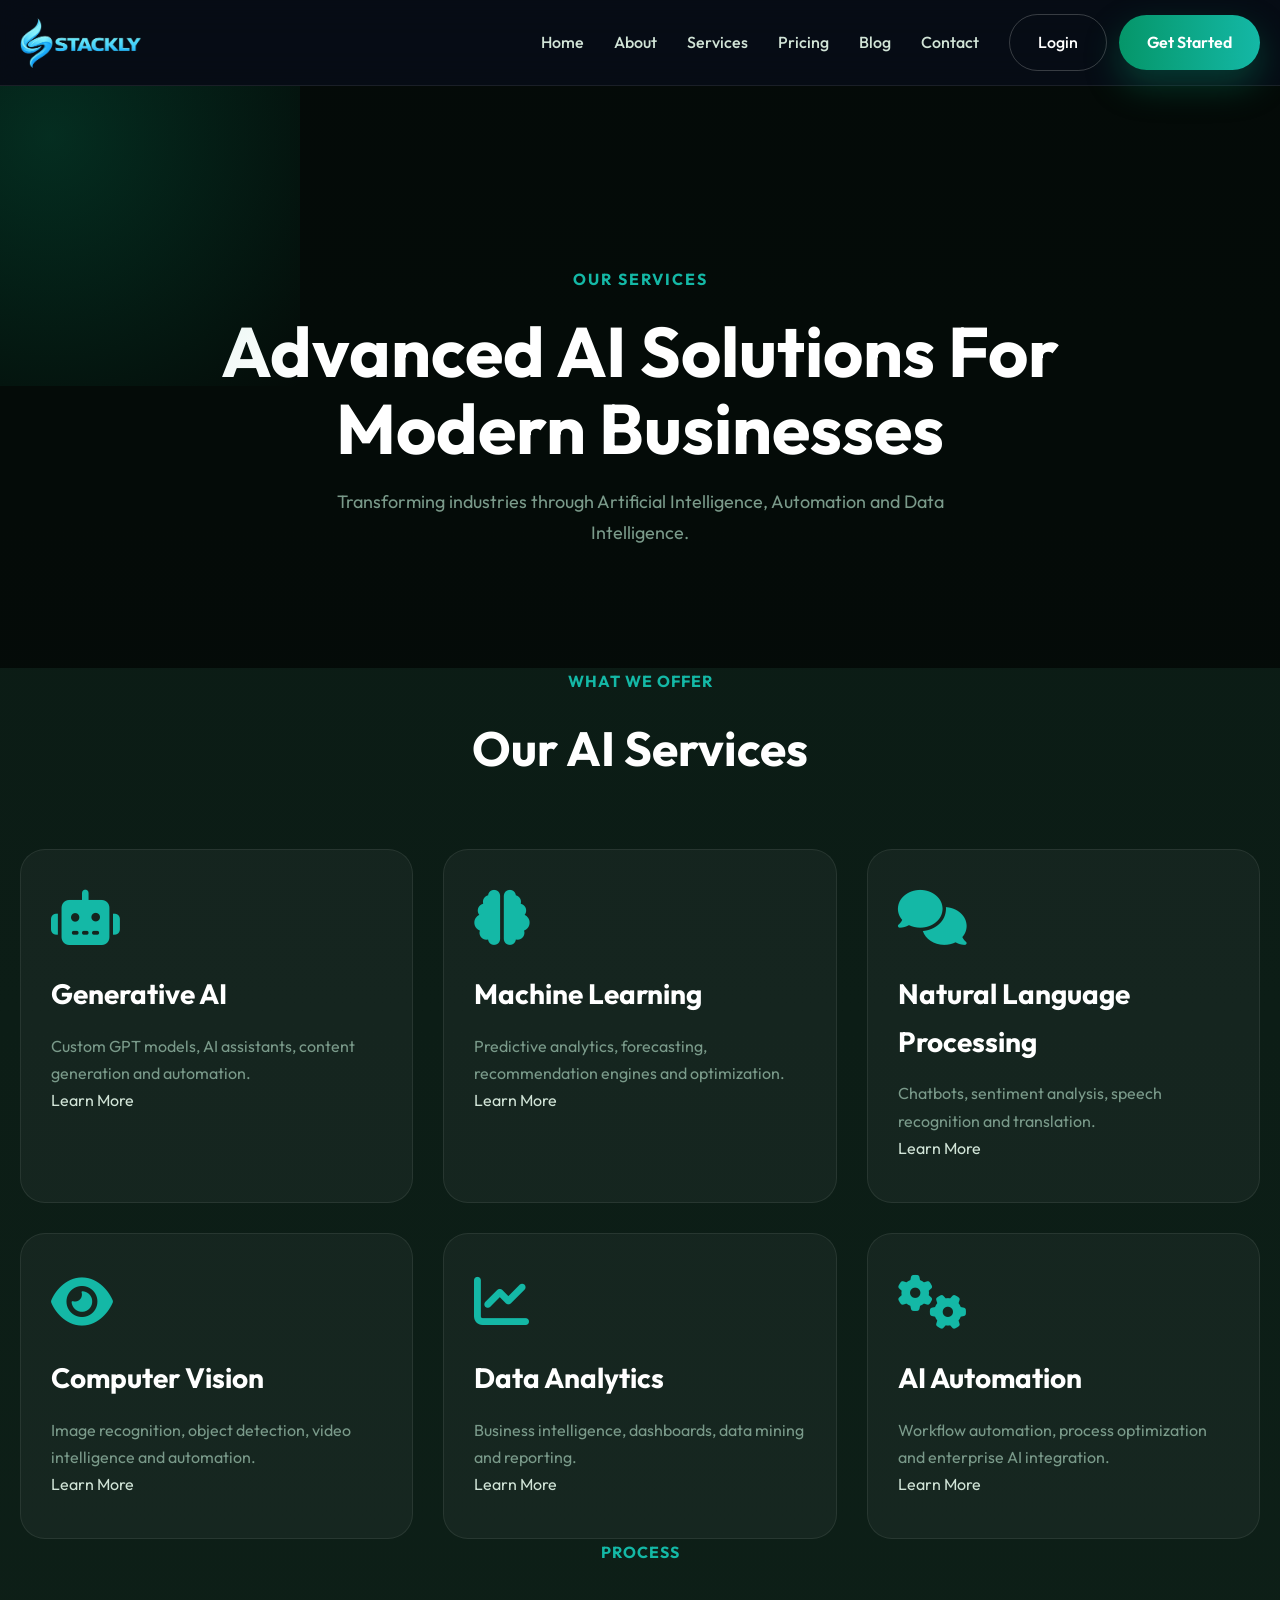
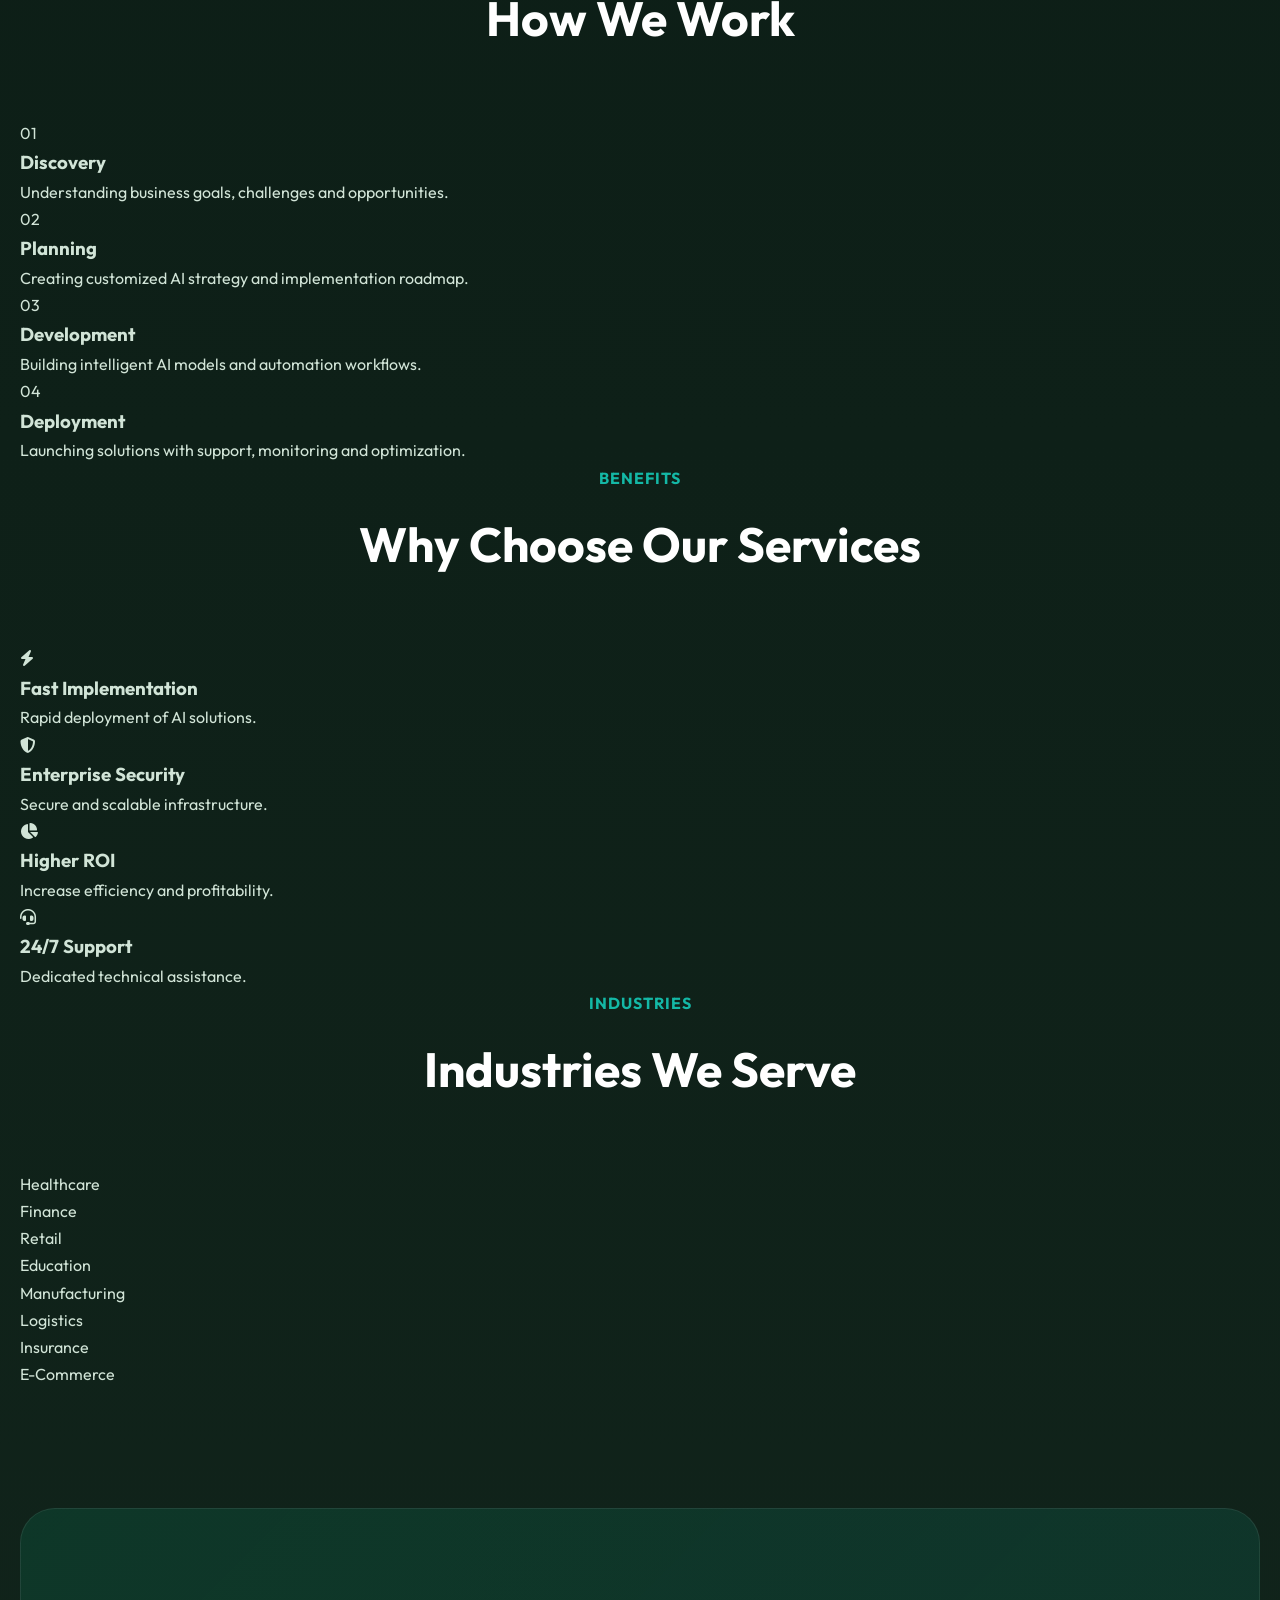
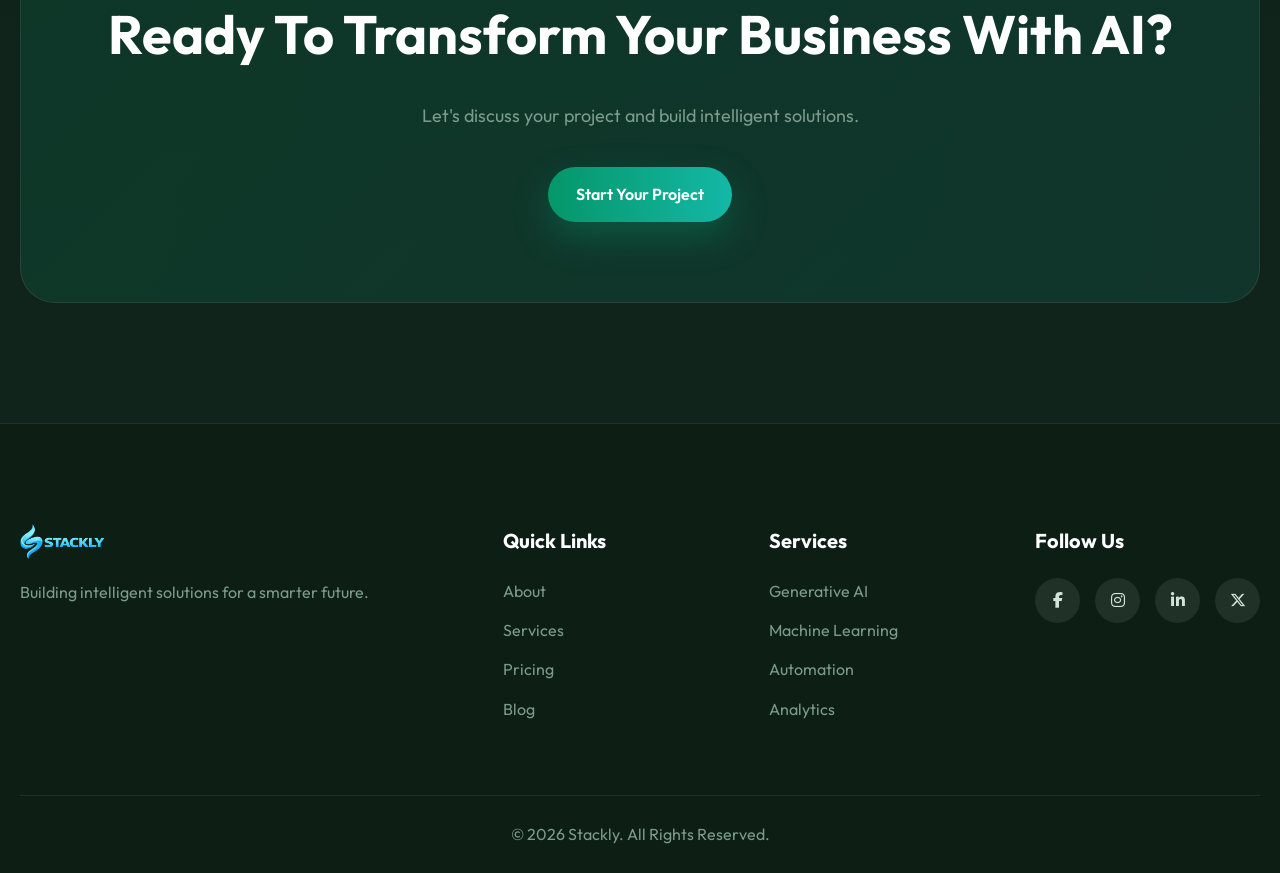
<file: services.html>
<!DOCTYPE html>
<html lang="en">

<head>

<meta charset="UTF-8">
<meta name="viewport" content="width=device-width, initial-scale=1.0">

<title>Services | Stackly</title>

<link rel="preconnect" href="https://fonts.googleapis.com">

<link href="https://fonts.googleapis.com/css2?family=Outfit:wght@300;400;500;600;700;800&display=swap" rel="stylesheet">

<link rel="stylesheet"
href="https://cdnjs.cloudflare.com/ajax/libs/font-awesome/6.6.0/css/all.min.css">

<link rel="stylesheet" href="assets/css/style.css">
<link rel="stylesheet" href="assets/css/responsive.css">
<link rel="stylesheet" href="assets/css/animations.css">

</head>

<body>

<!-- ==========================
HEADER
========================== -->

<header>

<div class="container">

<div class="logo">
<a href="index.html">
<img src="logo.webp" alt="Stackly">
</a>
</div>

<nav>

<ul>

<li><a href="index.html">Home</a></li>
<li><a href="about.html">About</a></li>
<li><a href="services.html" class="active">Services</a></li>
<li><a href="pricing.html">Pricing</a></li>
<li><a href="blog.html">Blog</a></li>
<li><a href="contact.html">Contact</a></li>

</ul>

<div class="header-btns">

<a href="login.html" class="btn-outline">
Login
</a>

<a href="signup.html" class="btn-primary">
Get Started
</a>

</div>

</nav>

</div>

</header>

<!-- ==========================
PAGE HERO
========================== -->

<section class="page-hero">

<video autoplay muted loop playsinline preload="auto">

<source src="p2.mp4"
type="video/mp4">

</video>

<div class="container">

<span>OUR SERVICES</span>

<h1>
Advanced AI Solutions
For Modern Businesses
</h1>

<p>
Transforming industries through
Artificial Intelligence,
Automation and Data Intelligence.
</p>

</div>

</section>

<!-- ==========================
SERVICES GRID
========================== -->

<section class="services-page">

<div class="container">

<div class="section-title">

<span>WHAT WE OFFER</span>

<h2>Our AI Services</h2>

</div>

<div class="services-grid">

<div class="service-card">

<i class="fas fa-robot"></i>

<h3>Generative AI</h3>

<p>
Custom GPT models, AI assistants,
content generation and automation.
</p>

<a href="service-details.html">
Learn More
</a>

</div>

<div class="service-card">

<i class="fas fa-brain"></i>

<h3>Machine Learning</h3>

<p>
Predictive analytics, forecasting,
recommendation engines and optimization.
</p>

<a href="service-details.html">
Learn More
</a>

</div>

<div class="service-card">

<i class="fas fa-comments"></i>

<h3>Natural Language Processing</h3>

<p>
Chatbots, sentiment analysis,
speech recognition and translation.
</p>

<a href="service-details.html">
Learn More
</a>

</div>

<div class="service-card">

<i class="fas fa-eye"></i>

<h3>Computer Vision</h3>

<p>
Image recognition, object detection,
video intelligence and automation.
</p>

<a href="service-details.html">
Learn More
</a>

</div>

<div class="service-card">

<i class="fas fa-chart-line"></i>

<h3>Data Analytics</h3>

<p>
Business intelligence, dashboards,
data mining and reporting.
</p>

<a href="service-details.html">
Learn More
</a>

</div>

<div class="service-card">

<i class="fas fa-cogs"></i>

<h3>AI Automation</h3>

<p>
Workflow automation, process optimization
and enterprise AI integration.
</p>

<a href="service-details.html">
Learn More
</a>

</div>

</div>

</div>

</section>

<!-- ==========================
WORK PROCESS
========================== -->

<section class="work-process">

<div class="container">

<div class="section-title">

<span>PROCESS</span>

<h2>How We Work</h2>

</div>

<div class="process-grid">

<div class="process-card">

<div class="step">01</div>

<h3>Discovery</h3>

<p>
Understanding business goals,
challenges and opportunities.
</p>

</div>

<div class="process-card">

<div class="step">02</div>

<h3>Planning</h3>

<p>
Creating customized AI strategy
and implementation roadmap.
</p>

</div>

<div class="process-card">

<div class="step">03</div>

<h3>Development</h3>

<p>
Building intelligent AI models
and automation workflows.
</p>

</div>

<div class="process-card">

<div class="step">04</div>

<h3>Deployment</h3>

<p>
Launching solutions with support,
monitoring and optimization.
</p>

</div>

</div>

</div>

</section>

<!-- ==========================
FEATURES
========================== -->

<section class="features">

<div class="container">

<div class="section-title">

<span>BENEFITS</span>

<h2>Why Choose Our Services</h2>

</div>

<div class="features-grid">

<div class="feature-box">

<i class="fas fa-bolt"></i>

<h3>Fast Implementation</h3>

<p>
Rapid deployment of AI solutions.
</p>

</div>

<div class="feature-box">

<i class="fas fa-shield-alt"></i>

<h3>Enterprise Security</h3>

<p>
Secure and scalable infrastructure.
</p>

</div>

<div class="feature-box">

<i class="fas fa-chart-pie"></i>

<h3>Higher ROI</h3>

<p>
Increase efficiency and profitability.
</p>

</div>

<div class="feature-box">

<i class="fas fa-headset"></i>

<h3>24/7 Support</h3>

<p>
Dedicated technical assistance.
</p>

</div>

</div>

</div>

</section>

<!-- ==========================
INDUSTRIES
========================== -->

<section class="industries">

<div class="container">

<div class="section-title">

<span>INDUSTRIES</span>

<h2>Industries We Serve</h2>

</div>

<div class="industry-grid">

<div class="industry-card">
Healthcare
</div>

<div class="industry-card">
Finance
</div>

<div class="industry-card">
Retail
</div>

<div class="industry-card">
Education
</div>

<div class="industry-card">
Manufacturing
</div>

<div class="industry-card">
Logistics
</div>

<div class="industry-card">
Insurance
</div>

<div class="industry-card">
E-Commerce
</div>

</div>

</div>

</section>

<!-- ==========================
CTA
========================== -->

<section class="cta">

<div class="container">

<div class="cta-box">

<h2>
Ready To Transform
Your Business With AI?
</h2>

<p>
Let's discuss your project
and build intelligent solutions.
</p>

<a href="404.html"
class="btn-primary">

Start Your Project

</a>

</div>

</div>

</section>

<!-- ==========================
FOOTER
========================== -->

<footer>

<div class="container">

<div class="footer-grid">

<div>
<div class="footer-logo">

<a href="index.html">
<img src="logo.webp" alt="Stackly">
</a>

</div>
<p>
Building intelligent solutions
for a smarter future.
</p>

</div>

<div>

<h4>Quick Links</h4>

<ul>

<li><a href="about.html">About</a></li>
<li><a href="services.html">Services</a></li>
<li><a href="pricing.html">Pricing</a></li>
<li><a href="blog.html">Blog</a></li>

</ul>

</div>

<div>

<h4>Services</h4>

<ul>

<li><a href="#">Generative AI</a></li>
<li><a href="#">Machine Learning</a></li>
<li><a href="#">Automation</a></li>
<li><a href="#">Analytics</a></li>

</ul>

</div>

<div>

<h4>Follow Us</h4>

<div class="social-links">

<a href="404.html">
<i class="fab fa-facebook-f"></i>
</a>

<a href="404.html">
<i class="fab fa-instagram"></i>
</a>

<a href="404.html">
<i class="fab fa-linkedin-in"></i>
</a>

<a href="404.html">
<i class="fab fa-x-twitter"></i>
</a>

</div>

</div>

</div>

<div class="footer-bottom">

<p>
© 2026 Stackly.
All Rights Reserved.
</p>

</div>

</div>

</footer>

<script src="assets/js/main.js"></script>

</body>
</html>
</file>
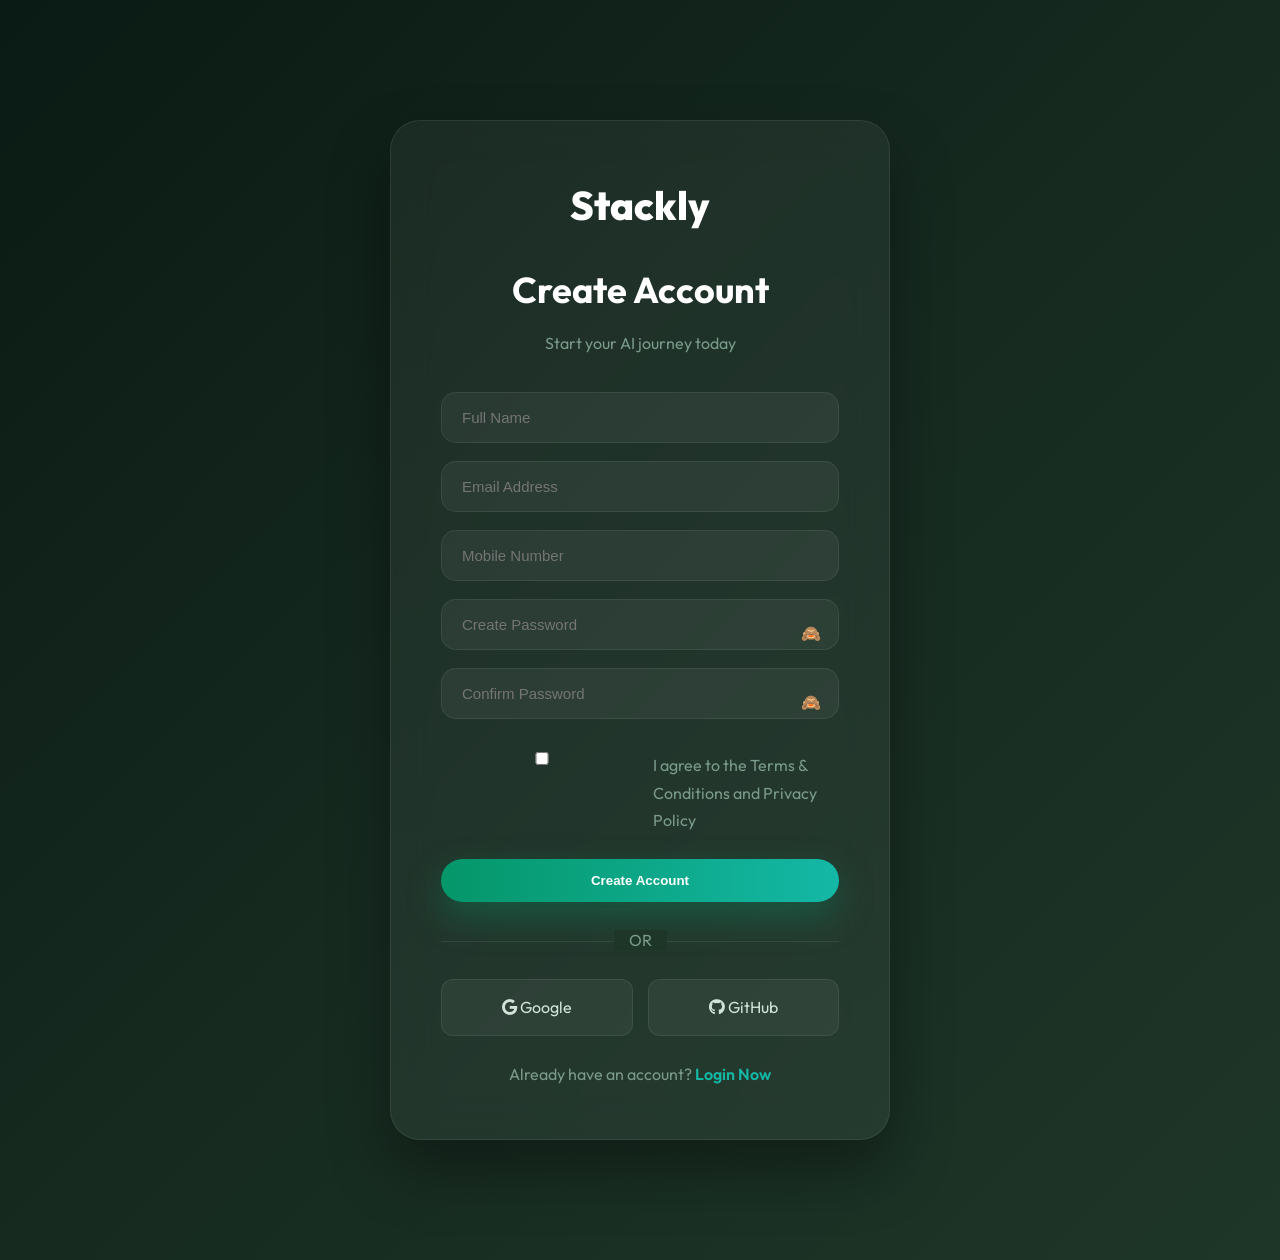
<file: signup.html>
<!DOCTYPE html>
<html lang="en">

<head>

<meta charset="UTF-8">
<meta name="viewport" content="width=device-width, initial-scale=1.0">

<title>Sign Up | Stackly</title>

<link rel="preconnect" href="https://fonts.googleapis.com">

<link href="https://fonts.googleapis.com/css2?family=Outfit:wght@300;400;500;600;700;800&display=swap" rel="stylesheet">

<link rel="stylesheet"
href="https://cdnjs.cloudflare.com/ajax/libs/font-awesome/6.6.0/css/all.min.css">

<link rel="stylesheet" href="assets/css/style.css">

</head>

<body>

<section class="auth-section">

<div class="auth-container">

<div class="auth-logo">
<a href="index.html">Stackly</a>
</div>

<h1 class="auth-title">
Create Account
</h1>

<p class="auth-subtitle">
Start your AI journey today
</p>

<form class="auth-form" id="signupForm">

<input
type="text"
placeholder="Full Name"
required>

<input
type="email"
placeholder="Email Address"
required>

<input
type="tel"
placeholder="Mobile Number"
required>

<div class="password-box">

<input
type="password"
id="signupPassword"
placeholder="Create Password"
required>

<span
class="password-toggle"
id="toggleSignupPassword">

🙈

</span>

</div>

<div class="password-box">

<input
type="password"
id="confirmPassword"
placeholder="Confirm Password"
required>

<span
class="password-toggle"
id="toggleConfirmPassword">

🙈

</span>

</div>

<label style="display:flex;align-items:flex-start;gap:10px;color:#7a9a8a;margin:15px 0;">

<input type="checkbox" required>

<span>
I agree to the Terms & Conditions and Privacy Policy
</span>

</label>

<button
type="submit"
class="btn-primary auth-btn">

Create Account

</button>

</form>

<div class="auth-divider">

<span>OR</span>

</div>

<div class="social-login">

<a href="404.html"
class="social-btn">

<i class="fab fa-google"></i>

 Google

</a>

<a href="404.html"
class="social-btn">

<i class="fab fa-github"></i>

 GitHub

</a>

</div>

<div class="auth-footer">

Already have an account?

<a href="login.html">

Login Now

</a>

</div>

</div>

</section>

<script>

/* ==========================
PASSWORD TOGGLE
========================== */

const signupPassword =
document.getElementById("signupPassword");

const confirmPassword =
document.getElementById("confirmPassword");

const toggleSignupPassword =
document.getElementById("toggleSignupPassword");

const toggleConfirmPassword =
document.getElementById("toggleConfirmPassword");

toggleSignupPassword.addEventListener(
"click",
() => {

if(signupPassword.type === "password"){

signupPassword.type = "text";
toggleSignupPassword.innerHTML = "👁️";

}else{

signupPassword.type = "password";
toggleSignupPassword.innerHTML = "🙈";

}

}
);

toggleConfirmPassword.addEventListener(
"click",
() => {

if(confirmPassword.type === "password"){

confirmPassword.type = "text";
toggleConfirmPassword.innerHTML = "👁️";

}else{

confirmPassword.type = "password";
toggleConfirmPassword.innerHTML = "🙈";

}

}
);

/* ==========================
SIGNUP VALIDATION
========================== */

document
.getElementById("signupForm")
.addEventListener(
"submit",
function(e){

e.preventDefault();

if(
signupPassword.value !==
confirmPassword.value
){

alert(
"Passwords do not match!"
);

return;

}

alert(
"Account Created Successfully!"
);

window.location.href =
"dashboard.html";

}
);

</script>

</body>
</html>
</file>
<file: assets/css/style.css>
/* =====================================================
   Stackly - PREMIUM AI WEBSITE
   STYLE.CSS PART 1
   Root + Reset + Global + Header + Hero + Brands
===================================================== */

/* ==========================
ROOT VARIABLES
========================== */

:root{

--primary:#059669;
--secondary:#14b8a6;
--accent:#f43f5e;

--dark:#0a1a14;
--dark-light:#12251c;
--card:#1a3028;

--white:#ffffff;
--text:#d1e4d7;
--muted:#7a9a8a;

--border:rgba(255,255,255,.08);

--shadow:
0 20px 40px rgba(0,0,0,.35);

--radius:20px;

--transition:.4s ease;

}

/* ==========================
RESET
========================== */

*{
margin:0;
padding:0;
box-sizing:border-box;
}

html{
scroll-behavior:smooth;
overflow-x:hidden;
width:100%;
}

body{

font-family:'Outfit',sans-serif;

background:
linear-gradient(
180deg,
#0a1a14,
#0e2018,
#12251c
);

color:var(--text);

overflow-x:hidden;

line-height:1.7;

}

img{
max-width:100%;
display:block;
}

a{
text-decoration:none;
color:inherit;
}

ul{
list-style:none;
}

.container{

width:100%;
max-width:1280px;

margin:auto;

padding:
0 20px;

}

/* ==========================
SCROLLBAR
========================== */

::-webkit-scrollbar{
width:10px;
}

::-webkit-scrollbar-track{
background:#0a1a14;
}

::-webkit-scrollbar-thumb{

background:
linear-gradient(
180deg,
var(--primary),
var(--secondary)
);

border-radius:20px;
}

/* ==========================
SELECTION
========================== */

::selection{

background:
var(--primary);

color:#fff;

}

/* ==========================
LOADER
========================== */

.loader{

position:fixed;
inset:0;

background:#0d1f15;

display:flex;
flex-direction:column;
justify-content:center;
align-items:center;

z-index:99999;

}

.loader-center{
position:relative;
display:flex;
flex-direction:column;
justify-content:center;
align-items:center;
}

.loader-ring{
position:absolute;
width:300px;
height:300px;
border-radius:50%;
border:1px solid rgba(5,150,105,.2);
animation:ringSpin 6s linear infinite;
pointer-events:none;
}

.loader-ring-2{
width:220px;
height:220px;
border-color:rgba(20,184,166,.15);
animation-direction:reverse;
animation-duration:4s;
}

.loader-ring-3{
width:150px;
height:150px;
border-color:rgba(255,255,255,.08);
animation-duration:3s;
}

@keyframes ringSpin{
0%{transform:rotate(0deg);}
100%{transform:rotate(360deg);}
}

.loader-logo{
position:relative;
z-index:2;
}

.loader-logo img{
height:60px;
width:auto;
animation:logoPulse 2s ease-in-out infinite;
filter:drop-shadow(0 0 30px rgba(5,150,105,.4));
}

@keyframes logoPulse{
0%,100%{transform:scale(1);opacity:.9;}
50%{transform:scale(1.05);opacity:1;}
}

@keyframes gradientShift{
0%,100%{background-position:0% 50%;}
50%{background-position:100% 50%;}
}

.loader-dots{
display:flex;
gap:12px;
margin-top:20px;
z-index:2;
}

.loader-dots span{
width:8px;
height:8px;
border-radius:50%;
background:var(--secondary);
animation:dotPulse 1.5s ease-in-out infinite;
}

.loader-dots span:nth-child(2){animation-delay:.3s;}
.loader-dots span:nth-child(3){animation-delay:.6s;}

@keyframes dotPulse{
0%,100%{opacity:.3;transform:scale(.8);}
50%{opacity:1;transform:scale(1.3);}
}

.loader-robot{
position:absolute;
width:280px;
height:280px;
color:rgba(255,255,255,.06);
animation:robotDrift 8s ease-in-out infinite;
pointer-events:none;
}

.loader-robot svg{
width:100%;
height:100%;
}

.robot-1{
top:5%;
left:3%;
animation-delay:0s;
}

.robot-2{
top:3%;
right:5%;
animation-delay:2s;
width:320px;
height:320px;
}

.robot-3{
bottom:5%;
left:5%;
animation-delay:4s;
width:300px;
height:300px;
}

.robot-4{
bottom:3%;
right:3%;
animation-delay:6s;
width:260px;
height:260px;
}

@keyframes robotDrift{
0%,100%{transform:translateY(0) rotate(0deg);opacity:.05;}
25%{transform:translateY(-40px) rotate(4deg);opacity:.1;}
50%{transform:translateY(-15px) rotate(-3deg);opacity:.05;}
75%{transform:translateY(-45px) rotate(3deg);opacity:.1;}
}

.loader-bar{

width:260px;
height:8px;

background:
rgba(255,255,255,.08);

margin-top:25px;

border-radius:30px;

overflow:hidden;

}

.loader-progress{

height:100%;
width:0;

background:
linear-gradient(
90deg,
var(--primary),
var(--secondary)
);

animation:
loading 3s linear forwards;

}

@keyframes loading{

0%{
width:0;
}

100%{
width:100%;
}

}

/* ==========================
CUSTOM CURSOR
========================== */

.cursor{

position:fixed;

width:20px;
height:20px;

border:
2px solid var(--secondary);

border-radius:50%;

pointer-events:none;

transform:
translate(-50%,-50%);

z-index:9999;

mix-blend-mode:screen;

}

/* ==========================
PARTICLES
========================== */

#particles-js{

position:fixed;

top:0;
left:0;

width:100%;
height:100%;

z-index:-1;

}

/* ==========================
TOP BAR
========================== */

.top-bar{

background:
linear-gradient(
90deg,
var(--primary),
var(--secondary)
);

padding:12px 0;

font-size:14px;

color:#fff;

}

.top-bar .container{

display:flex;
justify-content:space-between;
align-items:center;

}

.top-bar a{

background:#fff;
color:#111;

padding:
8px 18px;

border-radius:30px;

font-weight:600;

}

/* ==========================
HEADER
========================== */

header{

position:sticky;

top:0;

z-index:1000;

background:
rgba(7,11,22,.85);

backdrop-filter:
blur(18px);

border-bottom:
1px solid var(--border);

}

header .container{

display:flex;
justify-content:space-between;
align-items:center;

height:85px;

}

/* ==========================
LOGO
========================== */

.logo{

display:flex;
align-items:center;

}

.logo img{

height:50px;
width:auto;

}

.logo span{

color:
var(--secondary);

}

/* ==========================
NAVIGATION
========================== */

nav{

display:flex;
align-items:center;
gap:30px;

}

nav ul{

display:flex;
align-items:center;
gap:30px;

}

nav a{

position:relative;

font-weight:500;

transition:
var(--transition);

}

nav a:hover,
nav a.active{

color:
var(--secondary);

}

nav a::after{

content:"";

position:absolute;

left:0;
bottom:-8px;

width:0;
height:2px;

background:
var(--secondary);

transition:
var(--transition);

}

nav a:hover::after{

width:100%;

}

/* ==========================
HEADER BUTTONS
========================== */

.header-btns{

display:flex;
align-items:center;
gap:12px;

}

.btn-primary{

display:inline-flex;
align-items:center;
justify-content:center;

padding:
14px 28px;

border-radius:50px;

background:
linear-gradient(
90deg,
var(--primary),
var(--secondary)
);

color:#fff;

font-weight:600;

transition:
var(--transition);

box-shadow:
0 15px 35px rgba(5,150,105,.35);

}

.btn-primary:hover{

transform:
translateY(-4px);

}

.btn-outline{

display:inline-flex;
align-items:center;
justify-content:center;

padding:
14px 28px;

border-radius:50px;

border:
1px solid rgba(255,255,255,.2);

color:#fff;

transition:
var(--transition);

}

.btn-outline:hover{

background:
rgba(255,255,255,.08);

}

/* ==========================
MOBILE TOGGLE
========================== */

.mobile-toggle{

display:none;

font-size:28px;
cursor:pointer;

color:#fff;

}

/* ==========================
HERO
========================== */

.hero{

position:relative;

min-height:100vh;

display:flex;
align-items:center;

overflow:hidden;

}

.hero video{

position:absolute;

top:0;
left:0;

width:100%;
height:100%;

object-fit:cover;

z-index:-3;

will-change:transform;

}

.hero-overlay{

position:absolute;
inset:0;

background:
rgba(0,0,0,.65);

z-index:-2;

}

.hero-content{

display:grid;
grid-template-columns:1fr 1fr;
gap:60px;

align-items:center;

padding:
100px 0;

}

/* ==========================
HERO LEFT
========================== */

.tag{

display:inline-block;

padding:
10px 18px;

background:
rgba(255,255,255,.08);

border:
1px solid rgba(255,255,255,.12);

border-radius:30px;

margin-bottom:20px;

color:
var(--secondary);

}

.hero-left h1{

font-size:72px;
line-height:1.1;

font-weight:800;

color:#fff;

margin-bottom:20px;

}

.hero-left p{

font-size:18px;

max-width:650px;

color:var(--text);

margin-bottom:35px;

}

.hero-buttons{

display:flex;
gap:15px;

margin-bottom:40px;

}

.hero-stats{

display:flex;
gap:40px;

}

.hero-stats h3{

font-size:34px;

color:#fff;

}

.hero-stats p{

margin-top:5px;

color:var(--muted);

}

/* ==========================
HERO RIGHT
========================== */

.hero-right{

position:relative;

}

.hero-right img{

width:150px;

height:150px;

border-radius:50%;

object-fit:cover;

margin:auto;

animation:
float 5s ease-in-out infinite;

}

@keyframes float{

0%,100%{
transform:
translateY(0);
}

50%{
transform:
translateY(-20px);
}

}

.floating-card{

position:absolute;

background:
rgba(255,255,255,.08);

backdrop-filter:
blur(12px);

padding:
14px 20px;

border-radius:15px;

border:
1px solid rgba(255,255,255,.1);

color:#fff;

display:flex;
align-items:center;
gap:10px;

box-shadow:
var(--shadow);

}

.floating-card i{

color:
var(--secondary);

}

.card1{

top:15%;
left:-30px;

}

.card2{

right:-20px;
top:40%;

}

.card3{

bottom:15%;
left:10%;

}

/* ==========================
BRANDS
========================== */

.brands{

padding:
70px 0;

border-top:
1px solid var(--border);

border-bottom:
1px solid var(--border);

background:
rgba(255,255,255,.02);

}

.brand-slider{

display:flex;
justify-content:space-between;
align-items:center;
gap:50px;

flex-wrap:wrap;

}

.brand-slider div{

font-size:24px;
font-weight:700;

color:
rgba(255,255,255,.65);

transition:
var(--transition);

}

.brand-slider div:hover{

color:
var(--secondary);

transform:
translateY(-5px);

}

/* ==========================
SECTION TITLE
========================== */

.section-title{

text-align:center;

margin-bottom:60px;

}

.section-title span{

color:
var(--secondary);

font-weight:700;

letter-spacing:1px;

text-transform:uppercase;

}

.section-title h2{

font-size:48px;

color:#fff;

margin-top:12px;

}
/* =====================================================
   Stackly - PREMIUM AI WEBSITE
   STYLE.CSS PART 2
   About + Services + Why Us + Solutions
   Demo + Counters + Case Studies
===================================================== */

/* ==========================
ABOUT SECTION
========================== */

.about{

padding:120px 0;

position:relative;

}

.about .container{

display:grid;
grid-template-columns:1fr 1fr;
gap:80px;
align-items:center;

}

.about-image{

position:relative;

}

.about-image img{

width:100%;
max-width:400px;
border-radius:30px;

box-shadow:
0 30px 60px rgba(0,0,0,.4);

}

.about-content h2{

font-size:52px;

line-height:1.2;

margin:15px 0 25px;

color:#fff;

}

.about-content p{

font-size:17px;

color:var(--text);

margin-bottom:25px;

}

.about-grid{

display:grid;

grid-template-columns:
repeat(2,1fr);

gap:20px;

margin:40px 0;

}

.about-grid div{

background:
rgba(255,255,255,.04);

border:
1px solid rgba(255,255,255,.08);

padding:25px;

border-radius:20px;

text-align:center;

transition:
var(--transition);

}

.about-grid div:hover{

transform:
translateY(-8px);

border-color:
var(--secondary);

}

.about-grid h3{

font-size:32px;

color:
var(--secondary);

margin-bottom:8px;

}

.about-grid p{

margin:0;

font-size:15px;

}

/* ==========================
SERVICES
========================== */

.services{

padding:120px 0;

background:
rgba(255,255,255,.02);

}

.services-grid{

display:grid;

grid-template-columns:
repeat(3,1fr);

gap:30px;

}

.service-card{

position:relative;

background:
rgba(255,255,255,.04);

border:
1px solid rgba(255,255,255,.08);

padding:40px 30px;

border-radius:25px;

overflow:hidden;

transition:
var(--transition);

}

.service-card::before{

content:"";

position:absolute;

top:0;
left:0;

width:100%;
height:4px;

background:
linear-gradient(
90deg,
var(--primary),
var(--secondary)
);

transform:
scaleX(0);

transition:
var(--transition);

}

.service-card:hover::before{

transform:
scaleX(1);

}

.service-card:hover{

transform:
translateY(-12px);

border-color:
var(--secondary);

}

.service-card i{

font-size:55px;

color:
var(--secondary);

margin-bottom:25px;

}

.service-card h3{

font-size:28px;

color:#fff;

margin-bottom:15px;

}

.service-card p{

font-size:16px;

color:var(--muted);

}

/* ==========================
WHY CHOOSE US
========================== */

.why-us{

padding:120px 0;

}

.why-grid{

display:grid;

grid-template-columns:
repeat(4,1fr);

gap:25px;

}

.why-card{

background:
rgba(255,255,255,.04);

padding:35px;

border-radius:25px;

text-align:center;

border:
1px solid rgba(255,255,255,.08);

transition:
var(--transition);

}

.why-card:hover{

transform:
translateY(-10px);

border-color:
var(--primary);

}

.why-card i{

font-size:50px;

color:
var(--primary);

margin-bottom:20px;

}

.why-card h3{

font-size:24px;

color:#fff;

margin-bottom:12px;

}

.why-card p{

color:var(--muted);

}

/* ==========================
AI SOLUTIONS
========================== */

.solutions{

padding:120px 0;

background:
rgba(255,255,255,.02);

}

.solutions-grid{

display:grid;

grid-template-columns:
repeat(4,1fr);

gap:25px;

}

.solution-card{

overflow:hidden;

border-radius:25px;

background:
rgba(255,255,255,.04);

border:
1px solid rgba(255,255,255,.08);

transition:
var(--transition);

}

.solution-card:hover{

transform:
translateY(-10px);

}

.solution-card img{

width:100%;
height:250px;

object-fit:cover;

transition:
var(--transition);

}

.solution-card:hover img{

transform:
scale(1.08);

}

.solution-card h3{

font-size:24px;

padding:
25px 25px 10px;

color:#fff;

}

.solution-card p{

padding:
0 25px 25px;

color:var(--muted);

}

/* ==========================
AI DEMO
========================== */

.ai-demo{

padding:120px 0;

}

.demo-content{

display:grid;

grid-template-columns:1fr 1fr;

gap:60px;

align-items:center;

}

.demo-left h2{

font-size:54px;

line-height:1.2;

margin:15px 0 20px;

color:#fff;

}

.demo-left p{

margin-bottom:30px;

font-size:17px;

color:var(--muted);

}

.demo-left span{

color:
var(--secondary);

font-weight:700;

}

.chat-preview{

background:
rgba(255,255,255,.05);

border:
1px solid rgba(255,255,255,.08);

border-radius:25px;

padding:30px;

box-shadow:
0 20px 50px rgba(0,0,0,.3);

}

.chat-message{

padding:15px 20px;

border-radius:18px;

margin-bottom:15px;

max-width:80%;

font-size:15px;

}

.chat-message.ai{

background:
rgba(5,150,105,.25);

color:#fff;

}

.chat-message.user{

background:
rgba(20,184,166,.2);

margin-left:auto;

color:#fff;

}

/* ==========================
COUNTER SECTION
========================== */

.counter-section{

padding:100px 0;

background:
linear-gradient(
135deg,
rgba(5,150,105,.15),
rgba(20,184,166,.10)
);

}

.counter-grid{

display:grid;

grid-template-columns:
repeat(4,1fr);

gap:25px;

}

.counter-box{

text-align:center;

background:
rgba(255,255,255,.05);

border:
1px solid rgba(255,255,255,.08);

padding:40px 25px;

border-radius:25px;

transition:
var(--transition);

}

.counter-box:hover{

transform:
translateY(-10px);

}

.counter-box h2{

font-size:56px;

font-weight:800;

background:
linear-gradient(
90deg,
var(--primary),
var(--secondary)
);

-webkit-background-clip:text;
-webkit-text-fill-color:transparent;

}

.counter-box p{

margin-top:10px;

font-size:16px;

color:var(--muted);

}

/* ==========================
CASE STUDIES
========================== */

.case-studies{

padding:120px 0;

}

.case-grid{

display:grid;

grid-template-columns:
repeat(3,1fr);

gap:30px;

}

.case-card{

overflow:hidden;

border-radius:25px;

background:
rgba(255,255,255,.04);

border:
1px solid rgba(255,255,255,.08);

transition:
var(--transition);

}

.case-card:hover{

transform:
translateY(-10px);

border-color:
var(--secondary);

}

.case-card img{

width:100%;
height:260px;

object-fit:cover;

transition:
var(--transition);

}

.case-card:hover img{

transform:
scale(1.08);

}

.case-content{

padding:25px;

}

.case-content h3{

font-size:26px;

margin-bottom:12px;

color:#fff;

}

.case-content p{

color:var(--muted);

font-size:15px;

}

/* ==========================
PAGE HERO
(ABOUT / SERVICES / BLOG)
========================== */

.page-hero{

padding:180px 0 120px;

text-align:center;

position:relative;

overflow:hidden;

}

.page-hero::before{

content:"";

position:absolute;

width:500px;
height:500px;

background:
radial-gradient(
circle,
rgba(5,150,105,.25),
transparent
);

top:-200px;
left:-200px;

}

.page-hero video{

position:absolute;

top:0;
left:0;

width:100%;
height:100%;

object-fit:cover;

z-index:-3;

}

.page-hero::after{

content:"";

position:absolute;
inset:0;

background:
rgba(0,0,0,.6);

z-index:-2;

}

.page-hero span{

color:
var(--secondary);

font-weight:700;

letter-spacing:2px;

text-transform:uppercase;

}

.page-hero h1{

font-size:70px;

line-height:1.1;

margin:20px auto;

max-width:900px;

color:#fff;

}

.page-hero p{

max-width:700px;

margin:auto;

font-size:18px;

color:var(--muted);

}

/* ==========================
COMMON CTA SECTION
========================== */

.cta{

padding:120px 0;

}

.cta-box{

text-align:center;

padding:80px 50px;

border-radius:35px;

background:
linear-gradient(
135deg,
rgba(5,150,105,.18),
rgba(20,184,166,.12)
);

border:
1px solid rgba(255,255,255,.08);

}

.cta-box h2{

font-size:54px;

color:#fff;

margin-bottom:20px;

}

.cta-box p{

max-width:700px;

margin:0 auto 35px;

color:var(--muted);

font-size:18px;

}
/* =====================================================
   Stackly - PREMIUM AI WEBSITE
   STYLE.CSS PART 3
   Pricing + Team + Testimonials + Blog
   FAQ + Contact + Newsletter + Footer
===================================================== */

/* ==========================
PRICING SECTION
========================== */

.pricing{
padding:120px 0;
background:rgba(255,255,255,.02);
}

.pricing-grid{
display:grid;
grid-template-columns:repeat(3,1fr);
gap:30px;
}

.price-card{
position:relative;
background:rgba(255,255,255,.05);
border:1px solid rgba(255,255,255,.08);
border-radius:30px;
padding:45px 35px;
text-align:center;
transition:var(--transition);
overflow:hidden;
}

.price-card:hover{
transform:translateY(-12px);
border-color:var(--secondary);
}

.price-card.featured{
transform:scale(1.05);
border:2px solid var(--secondary);
background:rgba(20,184,166,.06);
}

.badge{
position:absolute;
top:20px;
right:20px;
background:linear-gradient(
90deg,
var(--primary),
var(--secondary)
);
color:#fff;
padding:8px 15px;
border-radius:30px;
font-size:13px;
font-weight:700;
}

.price-card h3{
font-size:30px;
margin-bottom:20px;
color:#fff;
}

.price{
font-size:60px;
font-weight:800;
color:#fff;
margin-bottom:25px;
}

.price span{
font-size:16px;
color:var(--muted);
}

.price-card ul{
margin:30px 0;
}

.price-card ul li{
padding:12px 0;
border-bottom:1px solid rgba(255,255,255,.05);
color:var(--text);
}

/* ==========================
TEAM
========================== */

.team{
padding:120px 0;
}

.team-grid{
display:grid;
grid-template-columns:repeat(4,1fr);
gap:30px;
}

.team-card{
background:rgba(255,255,255,.05);
border:1px solid rgba(255,255,255,.08);
border-radius:25px;
overflow:hidden;
text-align:center;
transition:var(--transition);
}

.team-card:hover{
transform:translateY(-12px);
border-color:var(--primary);
}

.team-card img{
width:100%;
height:320px;
object-fit:cover;
}

.team-card h3{
font-size:24px;
margin-top:25px;
color:#fff;
}

.team-card p{
color:var(--secondary);
margin:10px 0 20px;
}

.socials{
display:flex;
justify-content:center;
gap:15px;
padding-bottom:25px;
}

.socials a{
width:42px;
height:42px;
display:flex;
align-items:center;
justify-content:center;
border-radius:50%;
background:rgba(255,255,255,.08);
transition:var(--transition);
}

.socials a:hover{
background:var(--secondary);
color:#000;
}

/* ==========================
TESTIMONIALS
========================== */

.testimonials{
padding:120px 0;
background:rgba(255,255,255,.02);
}

.testimonial-card{
text-align:center;
padding:40px;
background:rgba(255,255,255,.05);
border:1px solid rgba(255,255,255,.08);
border-radius:30px;
}

.testimonial-card img{
width:90px;
height:90px;
border-radius:50%;
margin:0 auto 25px;
object-fit:cover;
}

.testimonial-card p{
font-size:18px;
line-height:1.8;
margin-bottom:25px;
color:var(--text);
}

.testimonial-card h4{
color:#fff;
font-size:22px;
margin-bottom:5px;
}

.testimonial-card span{
color:var(--secondary);
}

/* ==========================
BLOG SECTION
========================== */

.blog{
padding:120px 0;
}

.blog-grid{
display:grid;
grid-template-columns:repeat(3,1fr);
gap:30px;
}

.blog-card{
overflow:hidden;
border-radius:25px;
background:rgba(255,255,255,.05);
border:1px solid rgba(255,255,255,.08);
transition:var(--transition);
}

.blog-card:hover{
transform:translateY(-10px);
}

.blog-card img{
width:100%;
height:260px;
object-fit:cover;
transition:var(--transition);
}

.blog-card:hover img{
transform:scale(1.08);
}

.blog-content{
padding:30px;
}

.blog-content span{
color:var(--secondary);
font-size:14px;
font-weight:600;
}

.blog-content h3{
font-size:26px;
line-height:1.4;
margin:15px 0;
color:#fff;
}

.blog-content a{
display:inline-block;
margin-top:10px;
font-weight:600;
color:var(--primary);
}

/* ==========================
FAQ
========================== */

.faq{
padding:120px 0;
background:rgba(255,255,255,.02);
}

.faq-container{
max-width:900px;
margin:auto;
}

.faq-item{
margin-bottom:20px;
background:rgba(255,255,255,.05);
border:1px solid rgba(255,255,255,.08);
border-radius:20px;
overflow:hidden;
}

.faq-question{
width:100%;
background:none;
border:none;
padding:25px;
text-align:left;
font-size:20px;
font-weight:600;
color:#fff;
cursor:pointer;
}

.faq-answer{
padding:0 25px 25px;
color:var(--muted);
}

/* ==========================
CONTACT
========================== */

.contact{
padding:120px 0;
}

.contact-wrapper{
display:grid;
grid-template-columns:1fr 1fr;
gap:60px;
align-items:center;
}

.contact-info h2{
font-size:52px;
color:#fff;
margin:15px 0 20px;
}

.contact-info span{
color:var(--secondary);
font-weight:700;
}

.contact-info p{
font-size:17px;
margin-bottom:25px;
color:var(--muted);
}

.contact-details{
display:flex;
flex-direction:column;
gap:20px;
}

.contact-details div{
display:flex;
align-items:center;
gap:15px;
font-size:18px;
}

.contact-details i{
color:var(--secondary);
font-size:22px;
}

.contact-form{
background:rgba(255,255,255,.05);
border:1px solid rgba(255,255,255,.08);
padding:40px;
border-radius:30px;
}

.contact-form input,
.contact-form textarea{
width:100%;
background:rgba(255,255,255,.05);
border:1px solid rgba(255,255,255,.08);
padding:16px 20px;
margin-bottom:20px;
border-radius:15px;
color:#fff;
font-family:inherit;
}

.contact-form textarea{
resize:none;
}

/* ==========================
NEWSLETTER
========================== */

.newsletter{
padding:100px 0;
}

.newsletter-box{
text-align:center;
padding:70px;
border-radius:30px;
background:linear-gradient(
135deg,
rgba(5,150,105,.18),
rgba(20,184,166,.12)
);
border:1px solid rgba(255,255,255,.08);
}

.newsletter-box h2{
font-size:48px;
color:#fff;
margin-bottom:15px;
}

.newsletter-box p{
color:var(--muted);
margin-bottom:30px;
}

.newsletter-box form{
display:flex;
justify-content:center;
gap:15px;
max-width:700px;
margin:auto;
}

.newsletter-box input{
flex:1;
padding:18px 20px;
border-radius:50px;
border:none;
outline:none;
font-size:16px;
}

/* ==========================
FOOTER
========================== */

footer{
padding-top:100px;
background:#0d1f15;
border-top:1px solid rgba(255,255,255,.08);
}

.footer-grid{
display:grid;
grid-template-columns:2fr 1fr 1fr 1fr;
gap:50px;
padding-bottom:60px;
}

.footer-logo{
margin-bottom:20px;
}

.footer-logo img{
height:35px;
width:auto;
}

.footer-grid p{
color:var(--muted);
}

.footer-grid h4{
color:#fff;
margin-bottom:20px;
font-size:20px;
}

.footer-grid ul li{
margin-bottom:12px;
}

.footer-grid ul li a{
color:var(--muted);
transition:var(--transition);
}

.footer-grid ul li a:hover{
color:var(--secondary);
}

.social-links{
display:flex;
gap:15px;
}

.social-links a{
width:45px;
height:45px;
display:flex;
align-items:center;
justify-content:center;
background:rgba(255,255,255,.08);
border-radius:50%;
transition:var(--transition);
}

.social-links a:hover{
background:var(--secondary);
color:#000;
}

.footer-bottom{
border-top:1px solid rgba(255,255,255,.08);
padding:25px 0;
text-align:center;
color:var(--muted);
}
/* =====================================================
   Stackly - PREMIUM AI WEBSITE
   STYLE.CSS PART 4
   Login + Signup + Dashboard + Chatbot
   Scroll Top + Utilities + Premium Effects
===================================================== */

/* ==========================
LOGIN / SIGNUP PAGE
========================== */

.auth-section{

min-height:100vh;

display:flex;
align-items:center;
justify-content:center;

padding:120px 20px;

background:
linear-gradient(
135deg,
#0a1a14,
#162a20,
#1e3628
);

}

.auth-container{

width:100%;
max-width:500px;

background:
rgba(255,255,255,.05);

border:
1px solid rgba(255,255,255,.08);

backdrop-filter:
blur(20px);

border-radius:30px;

padding:50px;

box-shadow:
0 30px 60px rgba(0,0,0,.35);

}

.auth-logo{

text-align:center;

font-size:40px;
font-weight:800;

margin-bottom:20px;

color:#fff;

}

.auth-logo span{
color:var(--secondary);
}

.auth-title{

text-align:center;

font-size:36px;
font-weight:700;

color:#fff;

margin-bottom:10px;

}

.auth-subtitle{

text-align:center;

color:var(--muted);

margin-bottom:35px;

}

.auth-form input{

width:100%;

padding:16px 20px;

background:
rgba(255,255,255,.05);

border:
1px solid rgba(255,255,255,.08);

border-radius:15px;

margin-bottom:18px;

color:#fff;

font-size:15px;

outline:none;

transition:
var(--transition);

}

.auth-form input:focus{

border-color:
var(--secondary);

box-shadow:
0 0 20px rgba(20,184,166,.15);

}

.password-box{

position:relative;

}

.password-toggle{

position:absolute;

right:18px;
top:50%;

transform:
translateY(-50%);

cursor:pointer;

color:var(--muted);

}

.auth-btn{

width:100%;

border:none;

cursor:pointer;

margin-top:10px;

}

.auth-divider{

text-align:center;

margin:25px 0;

position:relative;

}

.auth-divider::before{

content:"";

position:absolute;

top:50%;
left:0;

width:100%;
height:1px;

background:
rgba(255,255,255,.08);

}

.auth-divider span{

position:relative;

background:
#1e3628;

padding:0 15px;

color:var(--muted);

}

.social-login{

display:flex;

gap:15px;

}

.social-btn{

flex:1;

padding:14px;

border-radius:12px;

background:
rgba(255,255,255,.05);

border:
1px solid rgba(255,255,255,.08);

text-align:center;

transition:
var(--transition);

}

.social-btn:hover{

transform:
translateY(-3px);

border-color:
var(--secondary);

}

.auth-footer{

text-align:center;

margin-top:25px;

color:var(--muted);

}

.auth-footer a{

color:
var(--secondary);

font-weight:600;

}

/* ==========================
DASHBOARD
========================== */

.dashboard{

display:flex;

min-height:100vh;

background:
#0a1a14;

}

/* ==========================
SIDEBAR
========================== */

.sidebar{

width:280px;

background:
#162a20;

border-right:
1px solid rgba(255,255,255,.08);

padding:30px 0;

position:fixed;

left:0;
top:0;

height:100vh;

overflow-y:auto;

}

.sidebar-logo{

font-size:30px;
font-weight:800;

padding:0 30px 30px;

color:#fff;

position:relative;
display:inline-block;
width:100%;
}

.sidebar-logo::after{
content:"";
position:absolute;
bottom:20px;
left:30px;
width:calc(100% - 60px);
height:2px;
background:linear-gradient(90deg,var(--secondary),transparent);
border-radius:2px;
}

.sidebar-logo span{
color:var(--secondary);
}

.sidebar-menu{

display:flex;
flex-direction:column;

}

.sidebar-menu a{

padding:16px 30px;

display:flex;
align-items:center;
gap:15px;

color:var(--muted);

transition:
var(--transition);

}

.sidebar-menu a:hover,
.sidebar-menu a.active{

background:
rgba(5,150,105,.15);

color:#fff;

border-left:
4px solid var(--secondary);

position:relative;

}

.sidebar-menu a.active::after{
content:"";
position:absolute;
right:15px;
top:50%;
width:8px;
height:8px;
background:var(--secondary);
border-radius:50%;
transform:translateY(-50%);
box-shadow:0 0 10px var(--secondary),0 0 20px var(--secondary);
animation:pulseDot 2s ease-in-out infinite;
}

@keyframes pulseDot{
0%,100%{opacity:1;transform:translateY(-50%) scale(1)}
50%{opacity:.5;transform:translateY(-50%) scale(1.3)}
}

.sidebar-menu i{

font-size:18px;

width:20px;

}

/* ==========================
DASHBOARD CONTENT
========================== */

.dashboard-content{

margin-left:280px;

flex:1;

padding:40px;

position:relative;

}

.dashboard-content::before{
content:"";
position:fixed;
top:0;
left:280px;
right:0;
height:1px;
background:linear-gradient(90deg,transparent,var(--secondary),transparent);
animation:shimmerLine 3s ease-in-out infinite;
}

@keyframes shimmerLine{
0%,100%{opacity:.3}
50%{opacity:1}
}

.dashboard-header{

display:flex;
justify-content:space-between;
align-items:center;

margin-bottom:40px;

}

.dashboard-title{

font-size:38px;
font-weight:700;

color:#fff;

}

.user-profile{

display:flex;
align-items:center;
gap:15px;

}

.user-profile img{

width:50px;
height:50px;

border-radius:50%;

object-fit:cover;

}

/* ==========================
STATS CARDS
========================== */

.dashboard-cards{

display:grid;

grid-template-columns:
repeat(4,1fr);

gap:25px;

}

.stat-card{

background:
rgba(255,255,255,.05);

border:
1px solid rgba(255,255,255,.08);

padding:30px;

border-radius:25px;

transition:
var(--transition);

}

.stat-card{
position:relative;
overflow:hidden;
}

.stat-card::before{
content:"";
position:absolute;
top:-2px;
left:-2px;
right:-2px;
bottom:-2px;
background:linear-gradient(45deg,var(--secondary),#0ea5e9,var(--secondary),#0ea5e9);
background-size:400% 400%;
z-index:-1;
border-radius:27px;
opacity:0;
transition:opacity .4s;
}

.stat-card:hover::before{
opacity:1;
animation:gradientBorder 3s ease infinite;
}

@keyframes gradientBorder{
0%,100%{background-position:0% 50%}
50%{background-position:100% 50%}
}

.stat-card:hover{
transform:translateY(-8px) scale(1.02);
box-shadow:0 20px 60px rgba(5,150,105,.3);
}

.stat-card h3{
font-size:42px;
color:#fff;
margin-bottom:10px;
transition:transform .3s;
}

.stat-card:hover h3{
transform:scale(1.1);
}

.stat-card p{
color:var(--muted);
}

.dashboard-cards .stat-card:nth-child(1) h3{color:#14b8a6;}
.dashboard-cards .stat-card:nth-child(2) h3{color:#0ea5e9;}
.dashboard-cards .stat-card:nth-child(3) h3{color:#f59e0b;}
.dashboard-cards .stat-card:nth-child(4) h3{color:#ef4444;}

.dashboard-cards .stat-card:nth-child(1):hover::before{
background:linear-gradient(45deg,#14b8a6,#0ea5e9,#14b8a6,#0ea5e9);
background-size:400% 400%;
}
.dashboard-cards .stat-card:nth-child(2):hover::before{
background:linear-gradient(45deg,#0ea5e9,#8b5cf6,#0ea5e9,#8b5cf6);
background-size:400% 400%;
}
.dashboard-cards .stat-card:nth-child(3):hover::before{
background:linear-gradient(45deg,#f59e0b,#ef4444,#f59e0b,#ef4444);
background-size:400% 400%;
}
.dashboard-cards .stat-card:nth-child(4):hover::before{
background:linear-gradient(45deg,#ef4444,#ec4899,#ef4444,#ec4899);
background-size:400% 400%;
}

/* ==========================
CHATBOT BUTTON
========================== */

.glass{
transition:transform .4s,box-shadow .4s;
}

.glass:hover{
transform:translateY(-5px);
box-shadow:0 25px 60px rgba(0,0,0,.4);
}

.dash-section{
padding:40px 0;
border-bottom:1px solid rgba(255,255,255,.05);
scroll-margin-top:20px;
}

.dash-section:last-child{
border-bottom:none;
}

.tool-card{
transition:transform .4s,box-shadow .4s;
cursor:default;
}

.tool-card:hover{
transform:translateY(-6px);
box-shadow:0 15px 40px rgba(0,0,0,.3);
}

.dash-section h2.section-title i{
animation:pulseIcon 3s ease-in-out infinite;
}

@keyframes pulseIcon{
0%,100%{opacity:1}
50%{opacity:.6}
}

.chatbot-btn{

position:fixed;

bottom:30px;
right:30px;

width:70px;
height:70px;

border-radius:50%;

background:
linear-gradient(
135deg,
var(--primary),
var(--secondary)
);

display:flex;
align-items:center;
justify-content:center;

cursor:pointer;

z-index:999;

box-shadow:
0 20px 40px rgba(20,184,166,.25);

animation:
pulse 2s infinite;

}

.chatbot-btn i{

font-size:28px;

color:#fff;

}

@keyframes pulse{

0%{
transform:scale(1);
}

50%{
transform:scale(1.08);
}

100%{
transform:scale(1);
}

}

/* ==========================
CHAT WINDOW
========================== */

.chat-window{

position:fixed;

bottom:120px;
right:30px;

width:360px;
height:500px;

background:
#162a20;

border:
1px solid rgba(255,255,255,.08);

border-radius:25px;

overflow:hidden;

display:none;

z-index:999;

box-shadow:
0 25px 60px rgba(0,0,0,.35);

}

.chat-header{

padding:20px;

background:
linear-gradient(
90deg,
var(--primary),
var(--secondary)
);

color:#fff;

font-weight:700;

}

.chat-body{

height:360px;

overflow-y:auto;

padding:20px;

}

.chat-input{

padding:15px;

display:flex;

gap:10px;

border-top:
1px solid rgba(255,255,255,.08);

}

.chat-input input{

flex:1;

padding:12px;

border:none;

outline:none;

border-radius:10px;

}

.chat-input button{

padding:12px 18px;

border:none;

cursor:pointer;

border-radius:10px;

background:
var(--secondary);

}

/* ==========================
SCROLL TO TOP
========================== */

#scrollTop{

position:fixed;

right:30px;
bottom:120px;

width:55px;
height:55px;

border:none;

border-radius:50%;

background:
rgba(255,255,255,.08);

color:#fff;

cursor:pointer;

opacity:0;
visibility:hidden;

transition:
var(--transition);

z-index:999;

}

#scrollTop.show{

opacity:1;
visibility:visible;

}

#scrollTop:hover{

background:
var(--secondary);

color:#000;

}

/* ==========================
GLASSMORPHISM
========================== */

.glass{

background:
rgba(255,255,255,.05);

backdrop-filter:
blur(20px);

border:
1px solid rgba(255,255,255,.08);

}

/* ==========================
ANIMATED GRADIENT TEXT
========================== */

.gradient-text{

background:
linear-gradient(
90deg,
var(--primary),
var(--secondary),
var(--accent)
);

background-size:300%;

-webkit-background-clip:text;
-webkit-text-fill-color:transparent;

animation:
gradientMove 6s linear infinite;

}

@keyframes gradientMove{

0%{
background-position:0%;
}

100%{
background-position:300%;
}

}

/* ==========================
FLOATING EFFECT
========================== */

.float{

animation:
floating 4s ease-in-out infinite;

}

@keyframes floating{

0%,100%{
transform:translateY(0);
}

50%{
transform:translateY(-15px);
}

}

/* ==========================
GLOW EFFECT
========================== */

.glow{

box-shadow:
0 0 30px rgba(5,150,105,.25),
0 0 60px rgba(20,184,166,.15);

}

/* ==========================
HOVER LIFT
========================== */

.hover-lift{

transition:
var(--transition);

}

.hover-lift:hover{

transform:
translateY(-10px);

}

/* ==========================
SECTION SPACING
========================== */

.section-padding{

padding:120px 0;

}

/* ==========================
HIDE ELEMENT
========================== */

.hidden{
display:none;
}
/* =====================================================
   Stackly - PREMIUM AI WEBSITE
   STYLE.CSS PART 5
   RESPONSIVE DESIGN
===================================================== */

/* ==========================
LAPTOP
========================== */

@media (max-width:1200px){

.hero-left h1{
font-size:60px;
}

.page-hero h1{
font-size:58px;
}

.section-title h2{
font-size:42px;
}

.about-content h2,
.demo-left h2,
.contact-info h2{
font-size:44px;
}

.cta-box h2{
font-size:46px;
}

.dashboard-cards{
grid-template-columns:repeat(2,1fr);
}

}

/* ==========================
TABLET
========================== */

@media (max-width:992px){

.hero-content,
.about .container,
.demo-content,
.contact-wrapper,
.service-detail-grid{

grid-template-columns:1fr;
gap:50px;

}

.demo-content{
align-items:start;
}

.hero-right{
order:-1;
}

.hero-left{
text-align:center;
}

.hero-buttons,
.hero-stats{
justify-content:center;
}

.services-grid,
.case-grid,
.blog-grid{

grid-template-columns:repeat(2,1fr);

}

.chat-preview{
max-width:100%;
width:100%;
box-sizing:border-box;
}

.solutions-grid{
grid-template-columns:repeat(2,1fr);
}

.team-grid{
grid-template-columns:repeat(2,1fr);
}

.pricing-grid{
grid-template-columns:1fr;
}

.why-grid{
grid-template-columns:repeat(2,1fr);
}

.counter-grid{
grid-template-columns:repeat(2,1fr);
}

.footer-grid{
grid-template-columns:repeat(2,1fr);
}

.newsletter-box form{
flex-direction:column;
}

.dashboard-content{
margin-left:0;
}

.card1,
.card2,
.card3{
display:none;
}

.brand-slider{
gap:30px;
}

.sidebar{
left:-100%;
}

}

/* ==========================
MOBILE MENU
========================== */

@media (max-width:768px){

.mobile-toggle{
display:block;
}

nav{

position:fixed;

top:85px;
left:-100%;

width:100%;
height:calc(100vh - 85px);

background:#162a20;

transition:.4s ease;

padding-top:40px;

}

nav.active{
left:0;
}

nav ul{

flex-direction:column;
gap:25px;

}

nav{
flex-direction:column;
align-items:stretch;
gap:0;
}

.header-btns{
display:flex;
flex-direction:column;
gap:12px;
padding:30px;
border-top:1px solid rgba(255,255,255,.1);
margin-top:30px;
}

.header-btns .btn-outline,
.header-btns .btn-primary{
width:100%;
text-align:center;
}

.hero{
min-height:auto;
padding-top:100px;
}

.hero-left h1{
font-size:48px;
}

.page-hero h1{
font-size:46px;
}

.page-hero p{
font-size:17px;
}

.section-title h2{
font-size:36px;
}

.about-content h2,
.demo-left h2,
.contact-info h2,
.cta-box h2{
font-size:36px;
}

.hero-stats{
flex-wrap:wrap;
gap:20px;
}

.hero-buttons{
flex-direction:column;
}

.services-grid,
.case-grid,
.blog-grid,
.team-grid,
.solutions-grid,
.why-grid,
.counter-grid{

grid-template-columns:1fr;

}

.about-grid{
grid-template-columns:1fr;
}

.footer-grid{
grid-template-columns:1fr;
gap:40px;
}

.newsletter-box{
padding:40px 25px;
}

.newsletter-box h2{
font-size:34px;
}

.contact-form{
padding:25px;
}

.chat-window{

width:95%;
height:calc(100vh - 180px);
max-height:500px;

right:2.5%;

}

.dashboard-cards{
grid-template-columns:1fr;
}

.dashboard-header{
flex-direction:column;
gap:20px;
align-items:flex-start;
}

.auth-container{
padding:35px 25px;
}

.card1, .card2, .card3{
display:none;
}

.loader-ring{
width:220px;
height:220px;
}

.loader-ring-2{
width:160px;
height:160px;
}

.loader-ring-3{
width:110px;
height:110px;
}

.loader-logo img{
height:44px;
}

.loader-bar{
width:200px;
}

.loader-robot,
.robot-1,
.robot-2,
.robot-3,
.robot-4{
width:120px;
height:120px;
}

}

/* ==========================
SMALL MOBILE
========================== */

@media (max-width:576px){

.container{
padding:0 15px;
}

.hero-left h1{
font-size:40px;
}

.hero-content{
padding:40px 0;
}

.page-hero{
padding:120px 0 60px;
}

.page-hero h1{
font-size:36px;
}

.page-hero p{
font-size:16px;
padding:0 10px;
}

.section-title h2{
font-size:30px;
}

.about-content h2,
.demo-left h2,
.contact-info h2{
font-size:30px;
}

.cta-box{
padding:40px 20px;
}

.cta-box h2{
font-size:32px;
}

.price{
font-size:46px;
}

.counter-box h2{
font-size:42px;
}

.team-card img{
height:280px;
width:100%;
object-fit:cover;
}

.blog-card img,
.case-card img{
height:220px;
width:100%;
object-fit:cover;
}

.chat-preview{
padding:20px;
}

.chat-message{
max-width:90%;
font-size:14px;
padding:12px 16px;
}

.hero-stats h3{
font-size:28px;
}

.hero-stats p{
font-size:14px;
}

.brand-slider{
flex-wrap:wrap !important;
justify-content:center !important;
gap:25px !important;
width:100% !important;
animation:none !important;
}

.brand-slider div{
font-size:18px;
}

.glow-orb{
width:120px !important;
height:120px !important;
}

.chatbot-btn{
width:60px;
height:60px;
}

.chatbot-btn i{
font-size:24px;
}

#scrollTop{
width:50px;
height:50px;
}

.floating-card{
display:none;
}

.hero-right img{
width:120px;
height:120px;
}

.about-image img{
max-width:100%;
}

.service-card{
padding:30px 20px;
}

.service-card i{
font-size:42px;
}

.service-card h3{
font-size:22px;
}

.why-card,
.solution-card{
padding:30px 20px;
}

.solution-card img{
height:200px;
}

.price-card{
padding:30px 20px;
}

.footer-grid{
gap:30px;
text-align:center;
}

.footer-logo{
justify-content:center;
}

.social-links{
justify-content:center;
}

.contact-details{
justify-content:center;
}

.loader-ring{
width:160px;
height:160px;
}

.loader-ring-2{
width:120px;
height:120px;
}

.loader-ring-3{
width:85px;
height:85px;
}

.loader-logo img{
height:34px;
}

.loader-bar{
width:180px;
height:6px;
}

.loader-dots{
gap:8px;
}

.loader-dots span{
width:6px;
height:6px;
}

.loader-robot,
.robot-1,
.robot-2,
.robot-3,
.robot-4{
width:80px;
height:80px;
}

}

/* ==========================
EXTRA SMALL DEVICES
========================== */

@media (max-width:400px){

.hero-left h1{
font-size:34px;
}

.hero-left p{
font-size:15px;
}

.page-hero h1{
font-size:30px;
}

.page-hero p{
font-size:15px;
padding:0 5px;
}

.section-title h2{
font-size:26px;
}

.section-title{
padding:0 10px;
}

.chat-preview{
padding:15px;
}

.chat-message{
max-width:100%;
font-size:13px;
padding:10px 14px;
}

.btn-primary,
.btn-outline{

width:100%;
text-align:center;

}

.auth-title{
font-size:28px;
}

.auth-logo{
font-size:32px;
}

.hero-right img{
width:100px;
height:100px;
}

.about-content h2,
.demo-left h2,
.contact-info h2{
font-size:26px;
}

.price{
font-size:38px;
}

.newsletter-box h2{
font-size:28px;
}

.loader-ring{
width:130px;
height:130px;
}

.loader-ring-2{
width:100px;
height:100px;
}

.loader-ring-3{
width:70px;
height:70px;
}

.loader-logo img{
height:28px;
}

.loader-bar{
width:150px;
height:5px;
}

.loader-robot,
.robot-1,
.robot-2,
.robot-3,
.robot-4{
width:60px;
height:60px;
}

.team-card img{
height:240px;
}

.blog-card img,
.case-card img{
height:180px;
}

.solution-card img{
height:160px;
}

.contact-form{
padding:18px;
}

.newsletter-box{
padding:30px 15px;
}

.cta-box{
padding:35px 18px;
}

}

/* ==========================
LANDSCAPE PHONES
========================== */

@media (max-height:500px){

.hero{
padding:100px 0;
}

nav{
overflow-y:auto;
}

}

/* ==========================
ANIMATION OPTIMIZATION
========================== */

@media (prefers-reduced-motion: reduce){

*{
animation:none !important;
transition:none !important;
scroll-behavior:auto !important;
}

}

/* ==========================
PRINT MODE
========================== */

@media print{

header,
footer,
.chatbot-btn,
#scrollTop,
.loader{
display:none !important;
}

body{
background:#fff;
color:#000;
}

}
/* BLOG PAGE */

.blog-layout{

display:grid;
grid-template-columns:2fr 1fr;
gap:40px;

}

.blog-sidebar{

display:flex;
flex-direction:column;
gap:25px;

}

.sidebar-widget{

padding:25px;
border-radius:20px;

}

.sidebar-widget h3{

color:#fff;
margin-bottom:20px;

}

.sidebar-widget ul li{

margin-bottom:12px;

}

.sidebar-widget ul li a{

color:var(--muted);

}

.sidebar-widget ul li a:hover{

color:var(--secondary);

}

@media(max-width:992px){

.blog-layout{

grid-template-columns:1fr;

}

}
/* BLOG DETAILS */

.blog-details-section{
padding:120px 0;
}

.blog-details-layout{
display:grid;
grid-template-columns:2fr 1fr;
gap:40px;
}

.blog-article{
padding:30px;
border-radius:25px;
}

.blog-featured-image{
width:100%;
height:450px;
object-fit:cover;
border-radius:20px;
margin-bottom:30px;
}

.article-content h2{
color:#fff;
font-size:32px;
margin:30px 0 15px;
}

.article-content p{
color:var(--text);
line-height:1.9;
margin-bottom:20px;
}

.article-content ul{
padding-left:20px;
margin:20px 0;
}

.article-content ul li{
margin-bottom:12px;
color:var(--text);
list-style:disc;
}

.article-content blockquote{
margin:30px 0;
padding:25px;
border-left:4px solid var(--secondary);
background:rgba(255,255,255,.05);
border-radius:10px;
font-style:italic;
color:#fff;
}

@media(max-width:992px){

.blog-details-layout{
grid-template-columns:1fr;
}

.blog-featured-image{
height:300px;
}

}
/* CONTACT PAGE */

.contact-page{
padding:120px 0;
}

.contact-form-box{
padding:35px;
border-radius:25px;
}

.contact-details{
margin-top:35px;
}

.contact-details > div{
display:flex;
gap:20px;
margin-bottom:25px;
align-items:flex-start;
}

.contact-details i{
font-size:22px;
color:var(--secondary);
margin-top:5px;
}

.contact-details h4{
color:#fff;
margin-bottom:5px;
}

.contact-details p{
color:var(--muted);
}

.map-section{
padding-bottom:120px;
}

.map-box{
padding:30px;
border-radius:25px;
}

.contact-form select option{
background:#1e3628;
color:#fff;
}
</file>
<file: assets/css/responsive.css>
/* Stackly Responsive - Placeholder */
</file>
<file: assets/css/animations.css>
/* Stackly Animations - Placeholder */
</file>
